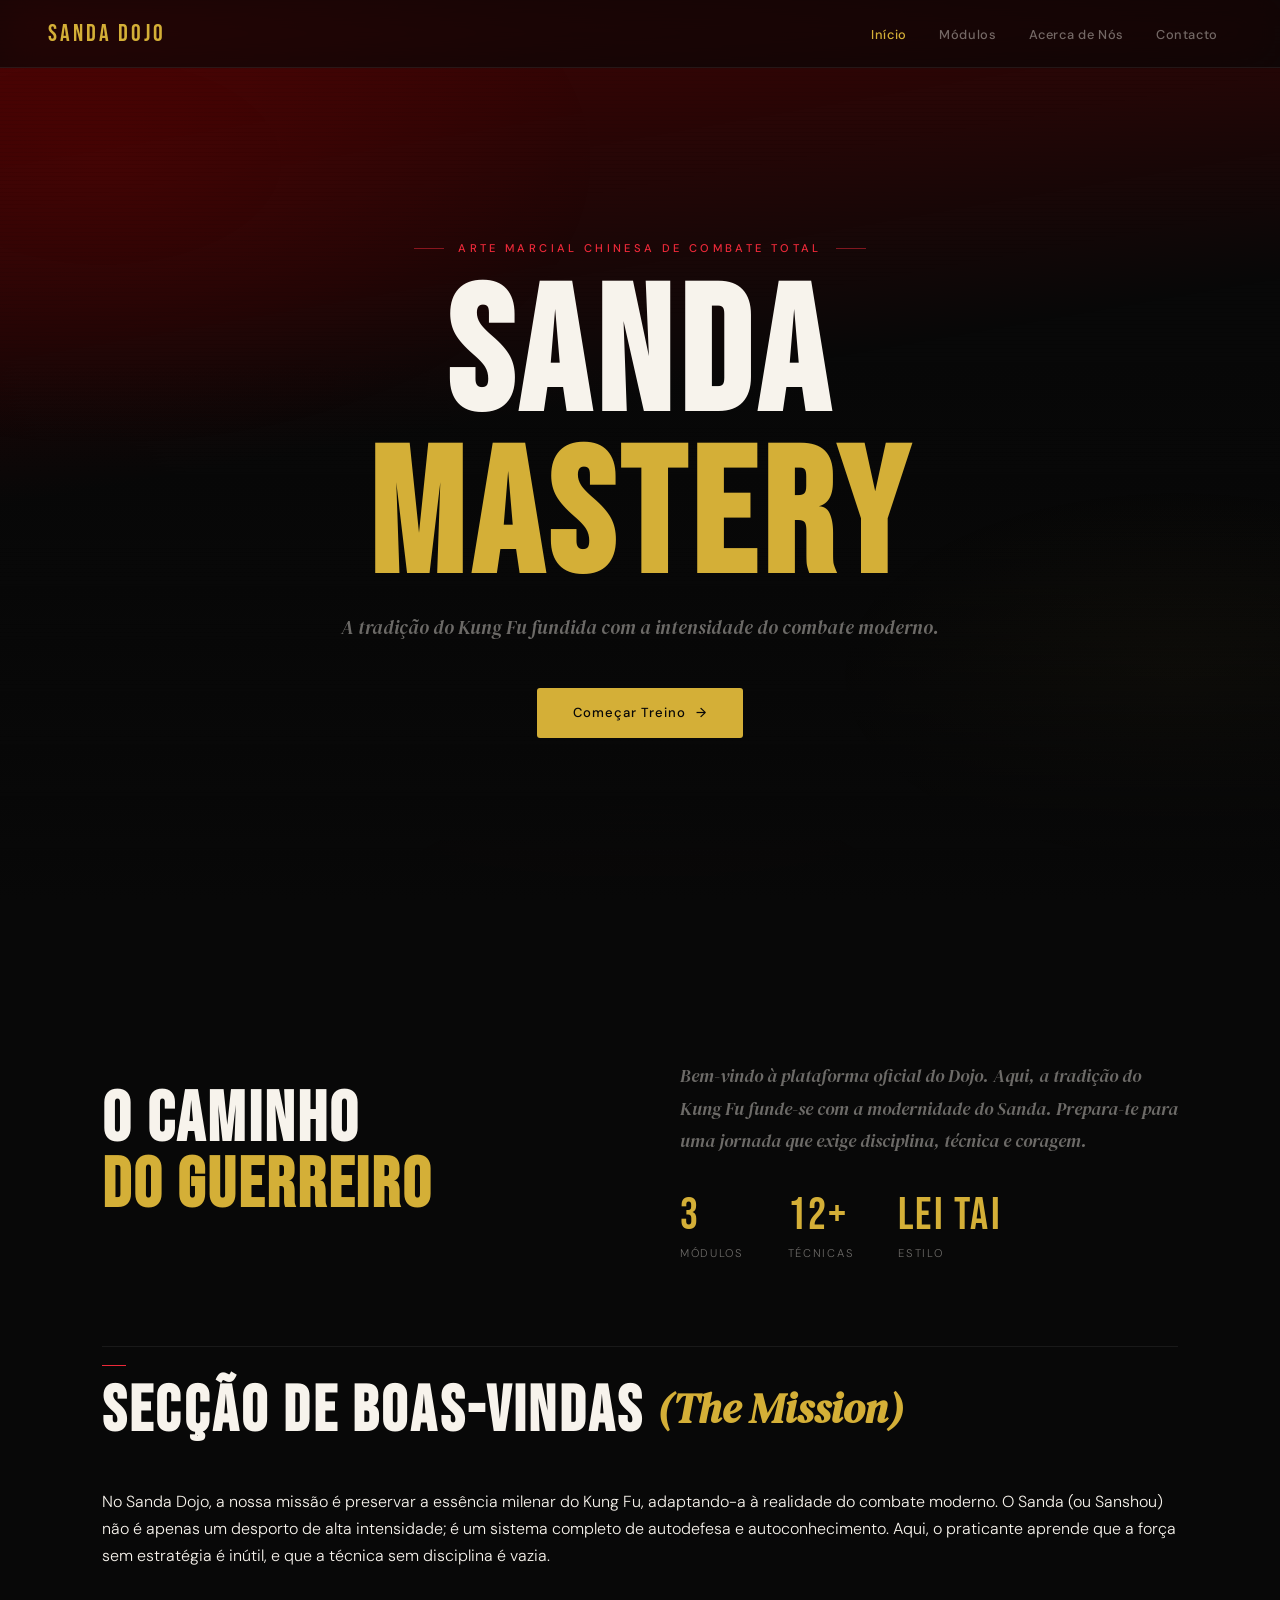
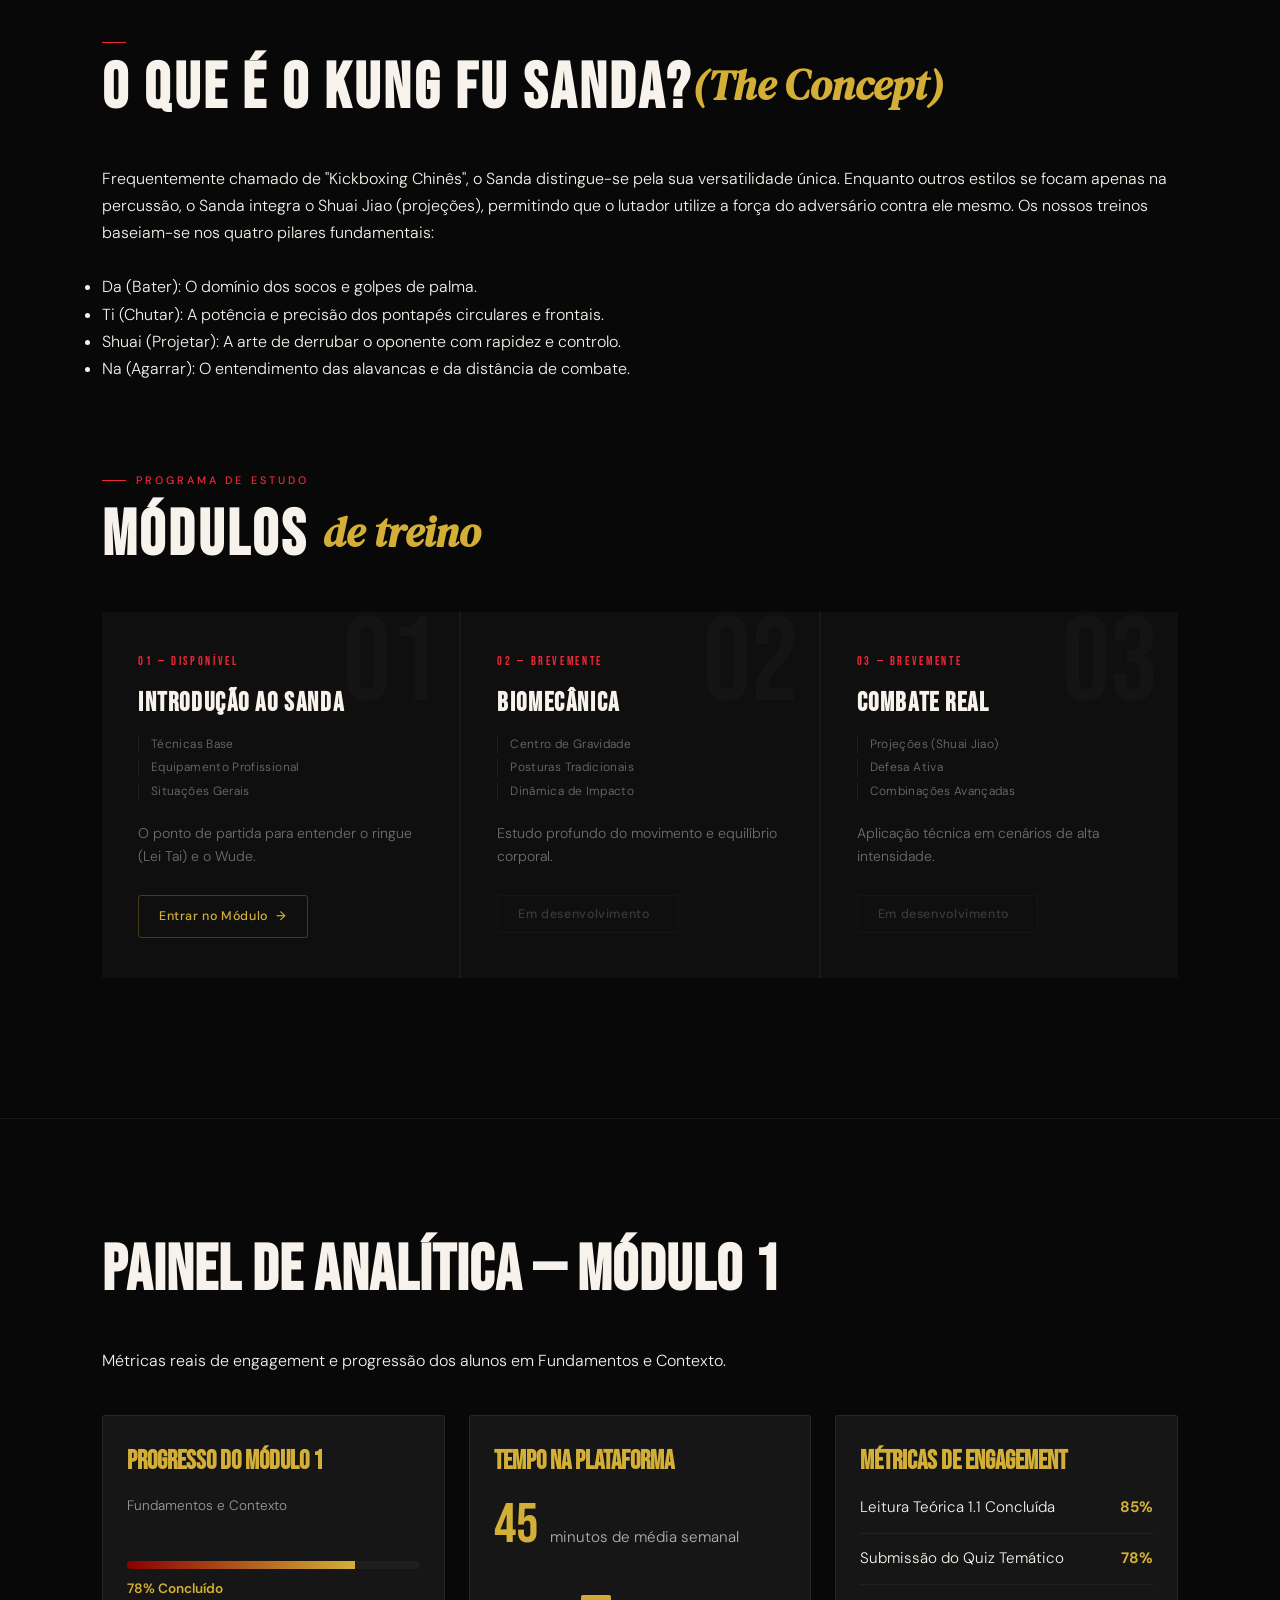
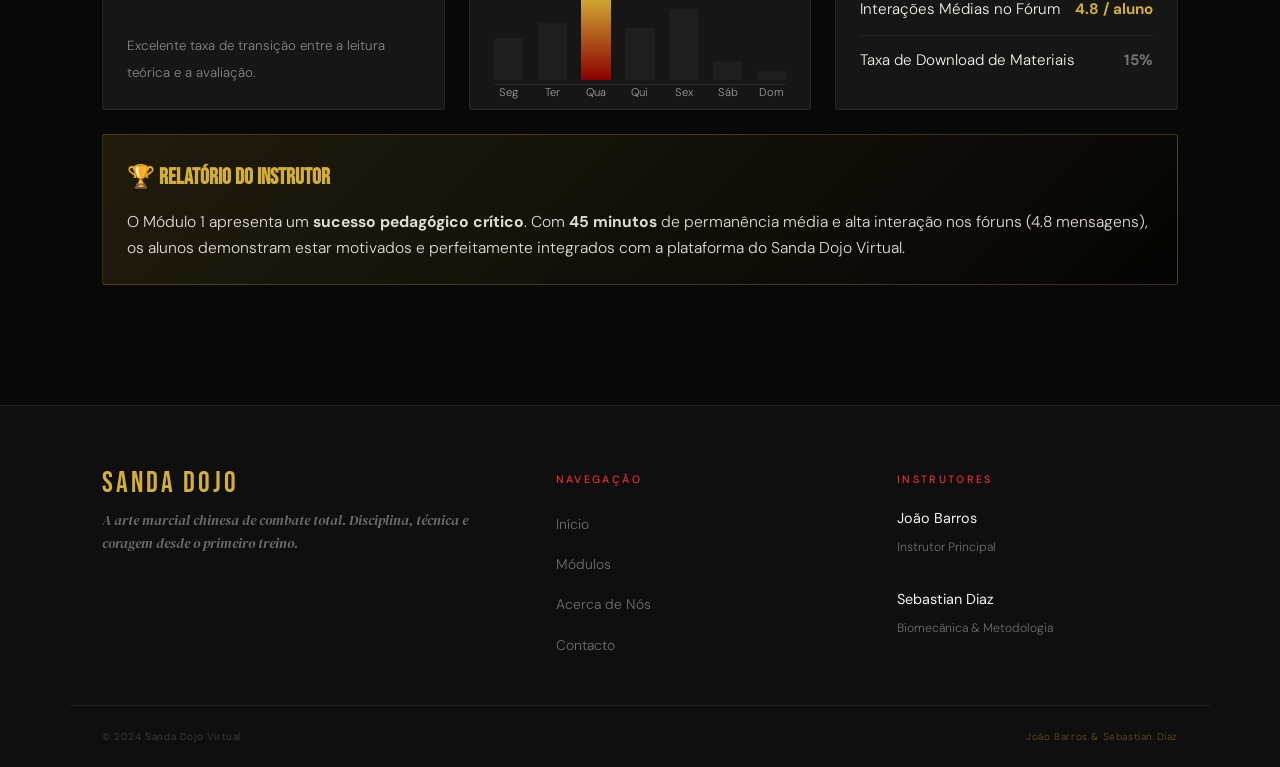
<file: index.html>
<!DOCTYPE html>
<html lang="pt">
<head>
  <meta charset="UTF-8">
  <meta name="viewport" content="width=device-width, initial-scale=1.0">
  <meta name="description" content="Sanda Dojo Virtual — Plataforma de ensino de Kung Fu Sanda. Aprende técnicas de base, biomecânica e combate real com os instrutores João Barros e Sebastian Diaz.">
  <title>Sanda Dojo — Home</title>
  <link rel="stylesheet" href="style.css">
</head>
<body>

  <!-- ACESSIBILIDADE: Saltar para conteúdo principal -->
  <a class="skip-link" href="#main-content">Saltar para o conteúdo principal</a>

  <!-- NAV -->
  <nav class="site-nav" role="navigation" aria-label="Navegação principal">
    <!--<img src="Midia/Kung-Fu Sanda Português.png" width="50" height="50">-->
    <a href="../index.html" class="nav-logo" aria-label="Sanda Dojo — Página inicial">Sanda Dojo</a>
    <ul role="list">
      <li><a href="index.html" class="active" aria-current="page">Início</a></li>
      <li><a href="#modulos">Módulos</a></li>
      <li><a href="about.html">Acerca de Nós</a></li>
      <li><a href="contacto.html">Contacto</a></li>
    </ul>
  </nav>

  <!-- HERO -->
  <header class="main-hero" role="banner">
    <div class="hero-inner">
      <div class="hero-eyebrow" aria-hidden="true">Arte Marcial Chinesa de Combate Total</div>
      <h1>Sanda<br><span>Mastery</span></h1>
      <p>A tradição do Kung Fu fundida com a intensidade do combate moderno.</p>
      <a href="#modulos" class="cta-btn" aria-label="Começar treino — ir para os módulos de estudo">Começar Treino</a>
    </div>
    <!--<div class="hero-scroll" aria-hidden="true">Scroll <span></span></div>-->
  </header>

  <!-- CONTEÚDO PRINCIPAL -->
  <main id="main-content">
    <div class="container">

      <!-- INTRO -->
      <section class="intro" aria-labelledby="intro-title">
        <div class="intro-left">
          <h2 id="intro-title">O Caminho<br><strong>do Guerreiro</strong></h2>
        </div>
        <div class="intro-right">
          <p>Bem-vindo à plataforma oficial do Dojo. Aqui, a tradição do Kung Fu funde-se com a modernidade do Sanda. Prepara-te para uma jornada que exige disciplina, técnica e coragem.</p>
          <div class="intro-stat" role="list" aria-label="Estatísticas do programa">
            <div class="stat-item" role="listitem">
              <span aria-label="3 módulos">3</span>
              <small>Módulos</small>
            </div>
            <div class="stat-item" role="listitem">
              <span aria-label="Mais de 12 técnicas">12+</span>
              <small>Técnicas</small>
            </div>
            <div class="stat-item" role="listitem">
              <span aria-label="Estilo Lei Tai">Lei Tai</span>
              <small>Estilo</small>
            </div>
          </div>
        </div>
      </section>

      <!--About-->
      <div class="section-label" aria-hidden="true"></div>
      <h2 class="section-title" id="modulos-title">Secção de Boas-Vindas <em>(The Mission)</em></h2>
      <p>No Sanda Dojo, a nossa missão é preservar a essência milenar do Kung Fu, adaptando-a à realidade do combate moderno. 
        O Sanda (ou Sanshou) não é apenas um desporto de alta intensidade; é um sistema completo de autodefesa e autoconhecimento. 
        Aqui, o praticante aprende que a força sem estratégia é inútil, e que a técnica sem disciplina é vazia.</p>
      <br>
      <br>
      <div class="section-label" aria-hidden="true"></div>
      <h2 class="section-title" id="modulos-title">O Que é o Kung Fu Sanda?<em>(The Concept)</em></h2>
      <p>Frequentemente chamado de "Kickboxing Chinês", o Sanda distingue-se pela sua versatilidade única. 
        Enquanto outros estilos se focam apenas na percussão, o Sanda integra o Shuai Jiao (projeções), permitindo que o lutador utilize a força do adversário contra ele mesmo.
        Os nossos treinos baseiam-se nos quatro pilares fundamentais:</p><br>
        <ul>
          <li>Da (Bater): O domínio dos socos e golpes de palma.</li>
          <li>Ti (Chutar): A potência e precisão dos pontapés circulares e frontais.</li>
          <li>Shuai (Projetar): A arte de derrubar o oponente com rapidez e controlo.</li>
          <li>Na (Agarrar): O entendimento das alavancas e da distância de combate.</li>
        </ul>
        
      <!-- MÓDULOS -->
      <section id="modulos" class="modules-section" aria-labelledby="modulos-title">
        <div class="section-label" aria-hidden="true">Programa de Estudo</div>
        <h2 class="section-title" id="modulos-title">Módulos <em>de treino</em></h2>
        <div class="modules-grid" role="list">

          <article class="card-module" data-num="01" role="listitem" aria-label="Módulo 1: Introdução ao Sanda — disponível">
            <span class="card-num" aria-hidden="true">01 — Disponível</span>
            <h3>Introdução ao Sanda</h3>
            <div class="sub-nav" aria-label="Tópicos do módulo 1">
              <span>Técnicas Base</span>
              <span>Equipamento Profissional</span>
              <span>Situações Gerais</span>
            </div>
            <p>O ponto de partida para entender o ringue (Lei Tai) e o Wude.</p>
            <a href="modulo1.html" class="module-btn" aria-label="Entrar no Módulo 1: Introdução ao Sanda">Entrar no Módulo</a>
          </article>

          <article class="card-module" data-num="02" role="listitem" aria-label="Módulo 2: Biomecânica — em desenvolvimento">
            <span class="card-num" aria-hidden="true">02 — Brevemente</span>
            <h3>Biomecânica</h3>
            <div class="sub-nav" aria-label="Tópicos do módulo 2">
              <span>Centro de Gravidade</span>
              <span>Posturas Tradicionais</span>
              <span>Dinâmica de Impacto</span>
            </div>
            <p>Estudo profundo do movimento e equilíbrio corporal.</p>
            <button class="module-btn locked" disabled aria-disabled="true" aria-label="Módulo 2 em desenvolvimento — indisponível">Em desenvolvimento</button>
          </article>

          <article class="card-module" data-num="03" role="listitem" aria-label="Módulo 3: Combate Real — em desenvolvimento">
            <span class="card-num" aria-hidden="true">03 — Brevemente</span>
            <h3>Combate Real</h3>
            <div class="sub-nav" aria-label="Tópicos do módulo 3">
              <span>Projeções (Shuai Jiao)</span>
              <span>Defesa Ativa</span>
              <span>Combinações Avançadas</span>
            </div>
            <p>Aplicação técnica em cenários de alta intensidade.</p>
            <button class="module-btn locked" disabled aria-disabled="true" aria-label="Módulo 3 em desenvolvimento — indisponível">Em desenvolvimento</button>
          </article>

        </div>
      </section>

    </div>
  </main>


<!-- Dashboard -->

  <section class="dashboard-section" id="dashboard-atleta" aria-label="Dashboard de Rendimento">
  <div class="container">
    <h2 class="section-title" style="font-family: 'Bebas Neue', sans-serif; letter-spacing: 1px;">Painel de Analítica — Módulo 1</h2>
    <p class="section-subtitle">Métricas reais de engagement e progressão dos alunos em Fundamentos e Contexto.</p>

    <div class="dashboard-grid">
      
      <div class="db-card">
        <h3 style="font-family: 'Bebas Neue', sans-serif; color: var(--gold); font-size: 1.6rem;">Progresso do Módulo 1</h3>
        <p class="subtitle-card">Fundamentos e Contexto</p>
        <div class="progress-container">
          <div class="db-progress-bar" role="progressbar" aria-valuenow="78" aria-valuemin="0" aria-valuemax="100" aria-label="78% de conclusão">
            <div class="db-progress-fill" style="width: 78%;"></div>
          </div>
          <span class="progress-pct gold-text">78% Concluído</span>
        </div>
        <p class="card-desc"><small>Excelente taxa de transição entre a leitura teórica e a avaliação.</small></p>
      </div>

      <div class="db-card">
        <h3 style="font-family: 'Bebas Neue', sans-serif; color: var(--gold); font-size: 1.6rem;">Tempo na Plataforma</h3>
        <div class="time-stat">
          <span class="time-value gold-text">45</span>
          <span class="time-unit">minutos de média semanal</span>
        </div>
        <div class="bar-chart-mock" aria-hidden="true">
          <div class="chart-bar" style="height: 45%;" data-day="Seg"></div>
          <div class="chart-bar" style="height: 60%;" data-day="Ter"></div>
          <div class="chart-bar active" style="height: 90%;" data-day="Qua"></div>
          <div class="chart-bar" style="height: 55%;" data-day="Qui"></div>
          <div class="chart-bar" style="height: 75%;" data-day="Sex"></div>
          <div class="chart-bar" style="height: 20%;" data-day="Sáb"></div>
          <div class="chart-bar" style="height: 10%;" data-day="Dom"></div>
        </div>
      </div>

      <div class="db-card">
        <h3 style="font-family: 'Bebas Neue', sans-serif; color: var(--gold); font-size: 1.6rem;">Métricas de Engagement</h3>
        <ul class="media-stats-list" role="list" style="list-style: none; padding: 0;">
          <li>
            <span>Leitura Teórica 1.1 Concluída</span>
            <strong class="gold-text">85%</strong>
          </li>
          <li>
            <span>Submissão do Quiz Temático</span>
            <strong class="gold-text">78%</strong>
          </li>
          <li>
            <span>Interações Médias no Fórum</span>
            <strong class="gold-text">4.8 / aluno</strong>
          </li>
          <li>
            <span>Taxa de Download de Materiais</span>
            <strong style="color: var(--muted);">15%</strong>
          </li>
        </ul>
      </div>

      <div class="db-card card-nudge-success">
        <h4 style="font-family: 'Bebas Neue', sans-serif; font-size: 1.4rem; color: var(--gold);"><span class="bell-icon" aria-hidden="true">🏆</span> Relatório do Instrutor</h4>
        <div class="nudge-message">
          <p>O Módulo 1 apresenta um <strong>sucesso pedagógico crítico</strong>. Com <strong>45 minutos</strong> de permanência média e alta interação nos fóruns (4.8 mensagens), os alunos demonstram estar motivados e perfeitamente integrados com a plataforma do Sanda Dojo Virtual.</p>
        </div>
      </div>

    </div>
  </div>
</section>

  <!-- FOOTER -->
  <footer class="site-footer" role="contentinfo">
    <div class="footer-inner">
      <div class="footer-brand">
        <a href="index.html" class="footer-logo" aria-label="Sanda Dojo — Página inicial">Sanda Dojo</a>
        <p>A arte marcial chinesa de combate total. Disciplina, técnica e coragem desde o primeiro treino.</p>
      </div>
      <nav class="footer-nav" aria-label="Navegação do rodapé">
        <h4>Navegação</h4>
        <ul role="list">
          <li><a href="index.html">Início</a></li>
          <li><a href="#modulos">Módulos</a></li>
          <li><a href="about.html">Acerca de Nós</a></li>
          <li><a href="contacto.html">Contacto</a></li>
        </ul>
      </nav>
      <div class="footer-contact">
        <h4>Instrutores</h4>
        <p>João Barros</p>
        <small>Instrutor Principal</small>
        <br><br>
        <p>Sebastian Diaz</p>
        <small>Biomecânica &amp; Metodologia</small>
      </div>
    </div>
    <div class="footer-bottom">
      <p><small>&copy; 2024 Sanda Dojo Virtual</small></p>
      <p class="founders-credit"><small>João Barros &amp; Sebastian Diaz</small></p>
    </div>
  </footer>

  <script>
    // Nav opacidade ao fazer scroll
    const nav = document.querySelector('.site-nav');
    window.addEventListener('scroll', () => {
      nav.style.background = window.scrollY > 40
        ? 'rgba(8,8,8,0.95)'
        : 'rgba(8,8,8,0.72)';
    }, { passive: true });
  </script>
</body>
</html>
</file>
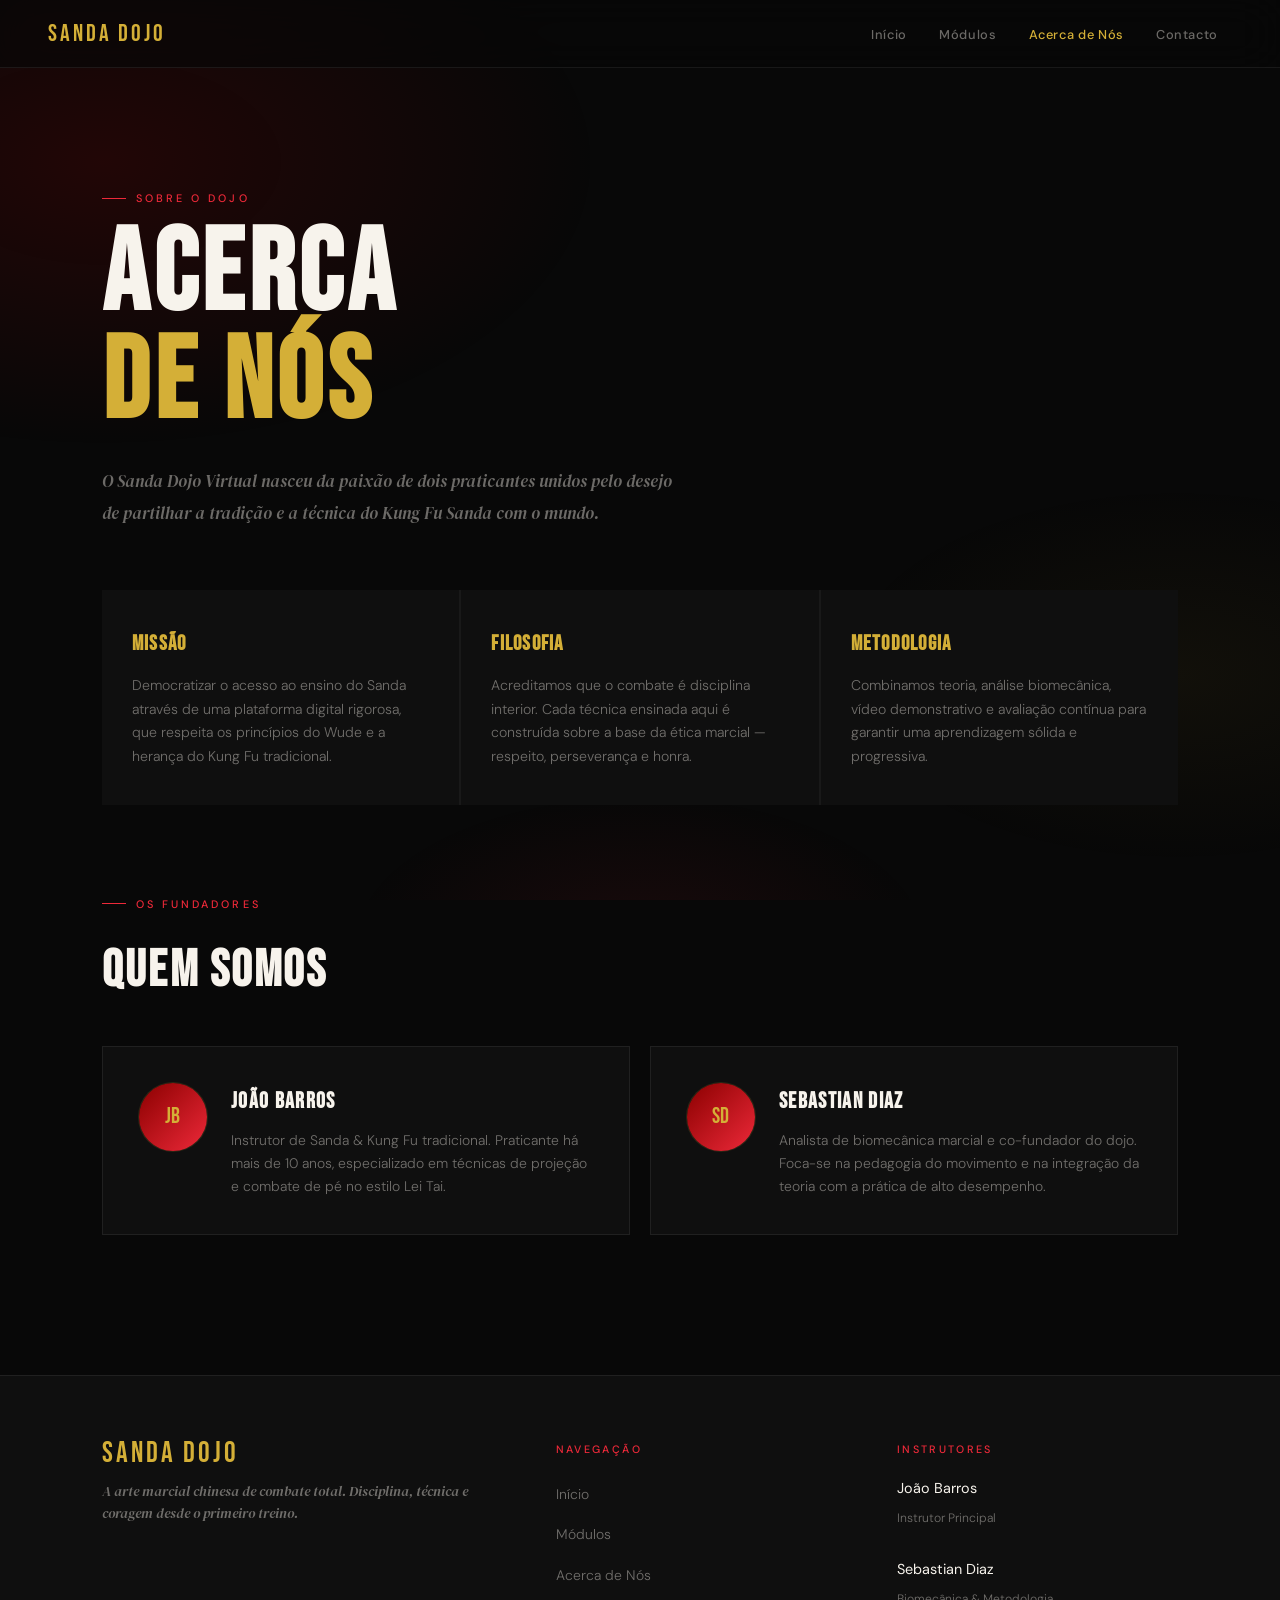
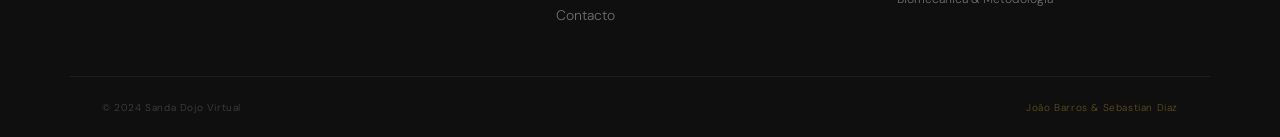
<file: about.html>
<!DOCTYPE html>
<html lang="pt">
<head>
  <meta charset="UTF-8">
  <meta name="viewport" content="width=device-width, initial-scale=1.0">
  <meta name="description" content="Acerca do Sanda Dojo Virtual — Conhece a missão, filosofia e os fundadores João Barros e Sebastian Diaz.">
  <title>Acerca de Nós | Sanda Dojo</title>
  <link rel="stylesheet" href="style.css">
</head>
<body>

  <a class="skip-link" href="#main-content">Saltar para o conteúdo principal</a>

  <nav class="site-nav" role="navigation" aria-label="Navegação principal">
    <a href="index.html" class="nav-logo" aria-label="Sanda Dojo — Página inicial">Sanda Dojo</a>
    <ul role="list">
      <li><a href="index.html">Início</a></li>
      <li><a href="modulo1.html">Módulos</a></li>
      <li><a href="about.html" class="active" aria-current="page">Acerca de Nós</a></li>
      <li><a href="contacto.html">Contacto</a></li>
    </ul>
  </nav>

  <main id="main-content">
    <div class="container">

      <div class="about-hero">
        <div class="section-label" aria-hidden="true">Sobre o Dojo</div>
        <h1>Acerca<br><span>de Nós</span></h1>
        <p>O Sanda Dojo Virtual nasceu da paixão de dois praticantes unidos pelo desejo de partilhar a tradição e a técnica do Kung Fu Sanda com o mundo.</p>
      </div>

      <div class="about-grid" role="list" aria-label="Pilares do Sanda Dojo">
        <div class="about-card" role="listitem">
          <h3>Missão</h3>
          <p>Democratizar o acesso ao ensino do Sanda através de uma plataforma digital rigorosa, que respeita os princípios do Wude e a herança do Kung Fu tradicional.</p>
        </div>
        <div class="about-card" role="listitem">
          <h3>Filosofia</h3>
          <p>Acreditamos que o combate é disciplina interior. Cada técnica ensinada aqui é construída sobre a base da ética marcial — respeito, perseverança e honra.</p>
        </div>
        <div class="about-card" role="listitem">
          <h3>Metodologia</h3>
          <p>Combinamos teoria, análise biomecânica, vídeo demonstrativo e avaliação contínua para garantir uma aprendizagem sólida e progressiva.</p>
        </div>
      </div>

      <section class="founders-section" aria-labelledby="founders-title">
        <div class="section-label" aria-hidden="true">Os Fundadores</div>
        <h2 id="founders-title">Quem somos</h2>
        <div class="founder-cards">

          <article class="founder-card" aria-label="Perfil de João Barros">
            <div class="founder-avatar" aria-hidden="true">JB</div>
            <div class="founder-info">
              <h3>João Barros</h3>
              <p>Instrutor de Sanda &amp; Kung Fu tradicional. Praticante há mais de 10 anos, especializado em técnicas de projeção e combate de pé no estilo Lei Tai.</p>
            </div>
          </article>

          <article class="founder-card" aria-label="Perfil de Sebastian Diaz">
            <div class="founder-avatar" aria-hidden="true">SD</div>
            <div class="founder-info">
              <h3>Sebastian Diaz</h3>
              <p>Analista de biomecânica marcial e co-fundador do dojo. Foca-se na pedagogia do movimento e na integração da teoria com a prática de alto desempenho.</p>
            </div>
          </article>

        </div>
      </section>

    </div>
  </main>

  <footer class="site-footer" role="contentinfo">
    <div class="footer-inner">
      <div class="footer-brand">
        <a href="index.html" class="footer-logo" aria-label="Sanda Dojo — Página inicial">Sanda Dojo</a>
        <p>A arte marcial chinesa de combate total. Disciplina, técnica e coragem desde o primeiro treino.</p>
      </div>
      <nav class="footer-nav" aria-label="Navegação do rodapé">
        <h4>Navegação</h4>
        <ul role="list">
          <li><a href="index.html">Início</a></li>
          <li><a href="index.html#modulos">Módulos</a></li>
          <li><a href="about.html">Acerca de Nós</a></li>
          <li><a href="contacto.html">Contacto</a></li>
        </ul>
      </nav>
      <div class="footer-contact">
        <h4>Instrutores</h4>
        <p>João Barros</p><small>Instrutor Principal</small>
        <br><br>
        <p>Sebastian Diaz</p><small>Biomecânica &amp; Metodologia</small>
      </div>
    </div>
    <div class="footer-bottom">
      <p><small>&copy; 2024 Sanda Dojo Virtual</small></p>
      <p class="founders-credit"><small>João Barros &amp; Sebastian Diaz</small></p>
    </div>
  </footer>

  <script>
    const nav = document.querySelector('.site-nav');
    window.addEventListener('scroll', () => {
      nav.style.background = window.scrollY > 40
        ? 'rgba(8,8,8,0.95)'
        : 'rgba(8,8,8,0.72)';
    }, { passive: true });
  </script>
</body>
</html>
</file>
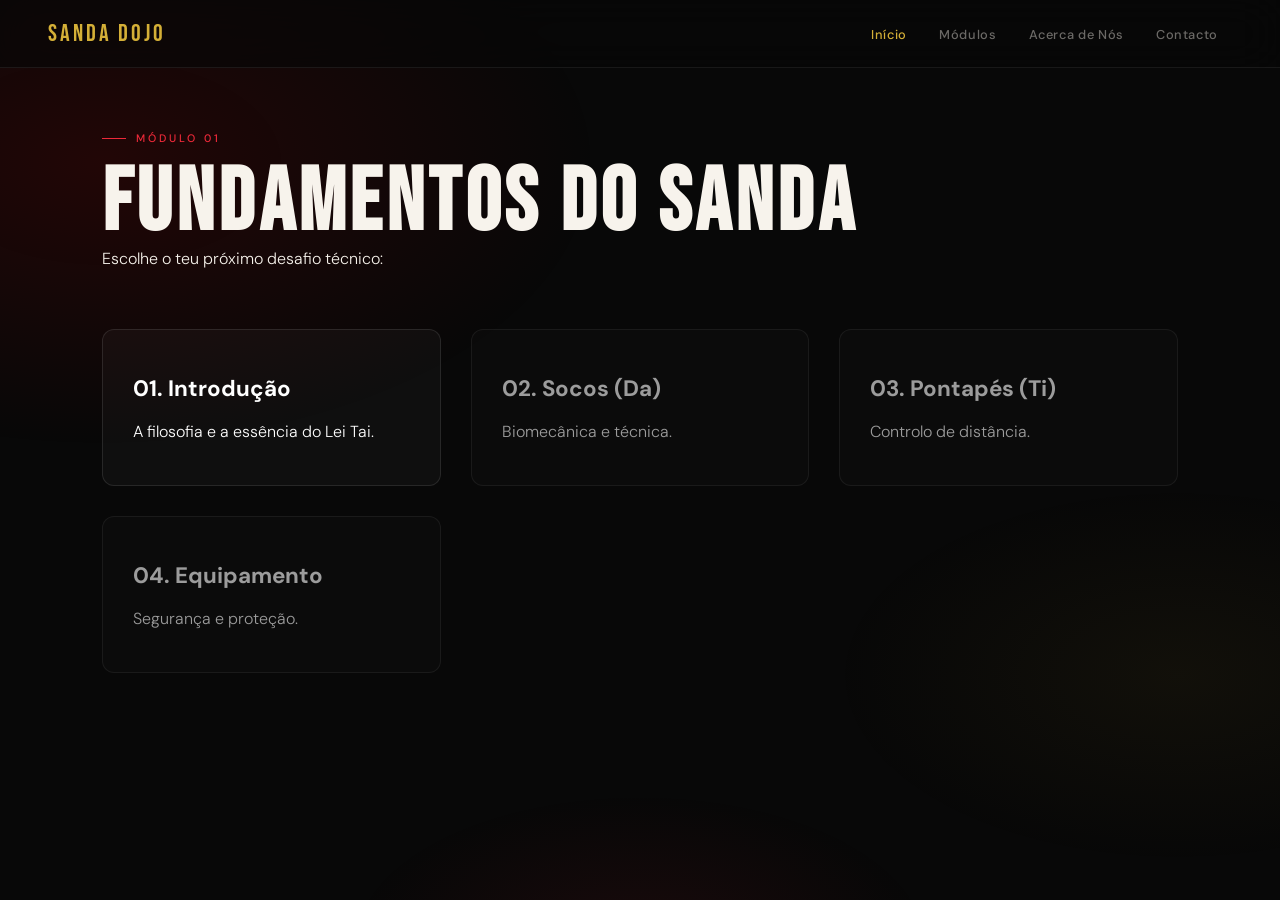
<file: modulo1.html>
<!DOCTYPE html>
<html lang="pt">
<head>
  <meta charset="UTF-8">
  <meta name="viewport" content="width=device-width, initial-scale=1.0">
  <meta name="description" content="Sanda Dojo Virtual — Plataforma de ensino de Kung Fu Sanda. Aprende técnicas de base, biomecânica e combate real com os instrutores João Barros e Sebastian Diaz.">
  <title>Sanda Dojo — Home</title>
  <link rel="stylesheet" href="style.css">
</head>
<body>

  <!-- ACESSIBILIDADE: Saltar para conteúdo principal -->
  <a class="skip-link" href="#main-content">Saltar para o conteúdo principal</a>

  <!-- NAV -->
  <nav class="site-nav" role="navigation" aria-label="Navegação principal">
    <!--<img src="Midia/Kung-Fu Sanda Português.png" width="50" height="50">-->
    <a href="../index.html" class="nav-logo" aria-label="Sanda Dojo — Página inicial">Sanda Dojo</a>
    <ul role="list">
      <li><a href="index.html" class="active" aria-current="page">Início</a></li>
      <li><a href="modulo1.html">Módulos</a></li>
      <li><a href="about.html">Acerca de Nós</a></li>
      <li><a href="contacto.html">Contacto</a></li>
    </ul>
  </nav>

    <main class="container">
      <header class="mod-header">
        <div class="section-label">Módulo 01</div>
        <h1>Fundamentos do Sanda</h1>
        <p>Escolhe o teu próximo desafio técnico:</p>
      </header>
    
      <section class="chapter-grid">
    <a href="modulos/modulo1_intro.html" class="chapter-card">
      <h3>01. Introdução</h3>
      <p>A filosofia e a essência do Lei Tai.</p>
    </a>
    <a href="modulos/modulo1_soco.html" class="chapter-card">
      <h3>02. Socos (Da)</h3>
      <p>Biomecânica e técnica.</p>
    </a>
    <a href="modulos/modulo1_pontape.html" class="chapter-card">
      <h3>03. Pontapés (Ti)</h3>
      <p>Controlo de distância.</p>
    </a>
    <a href="modulos/modulo1_equipamento.html" class="chapter-card">
      <h3>04. Equipamento</h3>
      <p>Segurança e proteção.</p>
    </a>
  </section>
    </main>
</body>
</html>
<script src="script.js"></script>
<!--Parte do script-->
<script>
document.addEventListener('DOMContentLoaded', () => {
    // Busca o progresso atual
    const progress = JSON.parse(localStorage.getItem('sanda_progress')) || [true, false, false, false];
    const cards = document.querySelectorAll('.chapter-card');

    cards.forEach((card, index) => {
          // Se o progresso for false, bloqueia
          if (progress[index] === false) { 
              card.classList.add('locked');
              card.style.pointerEvents = "none";
              card.removeAttribute('href');
          } else {
              // Garante que se for true, o link funciona
              card.classList.remove('locked');
              card.style.pointerEvents = "auto";
          }
      });
});
</script>
</file>
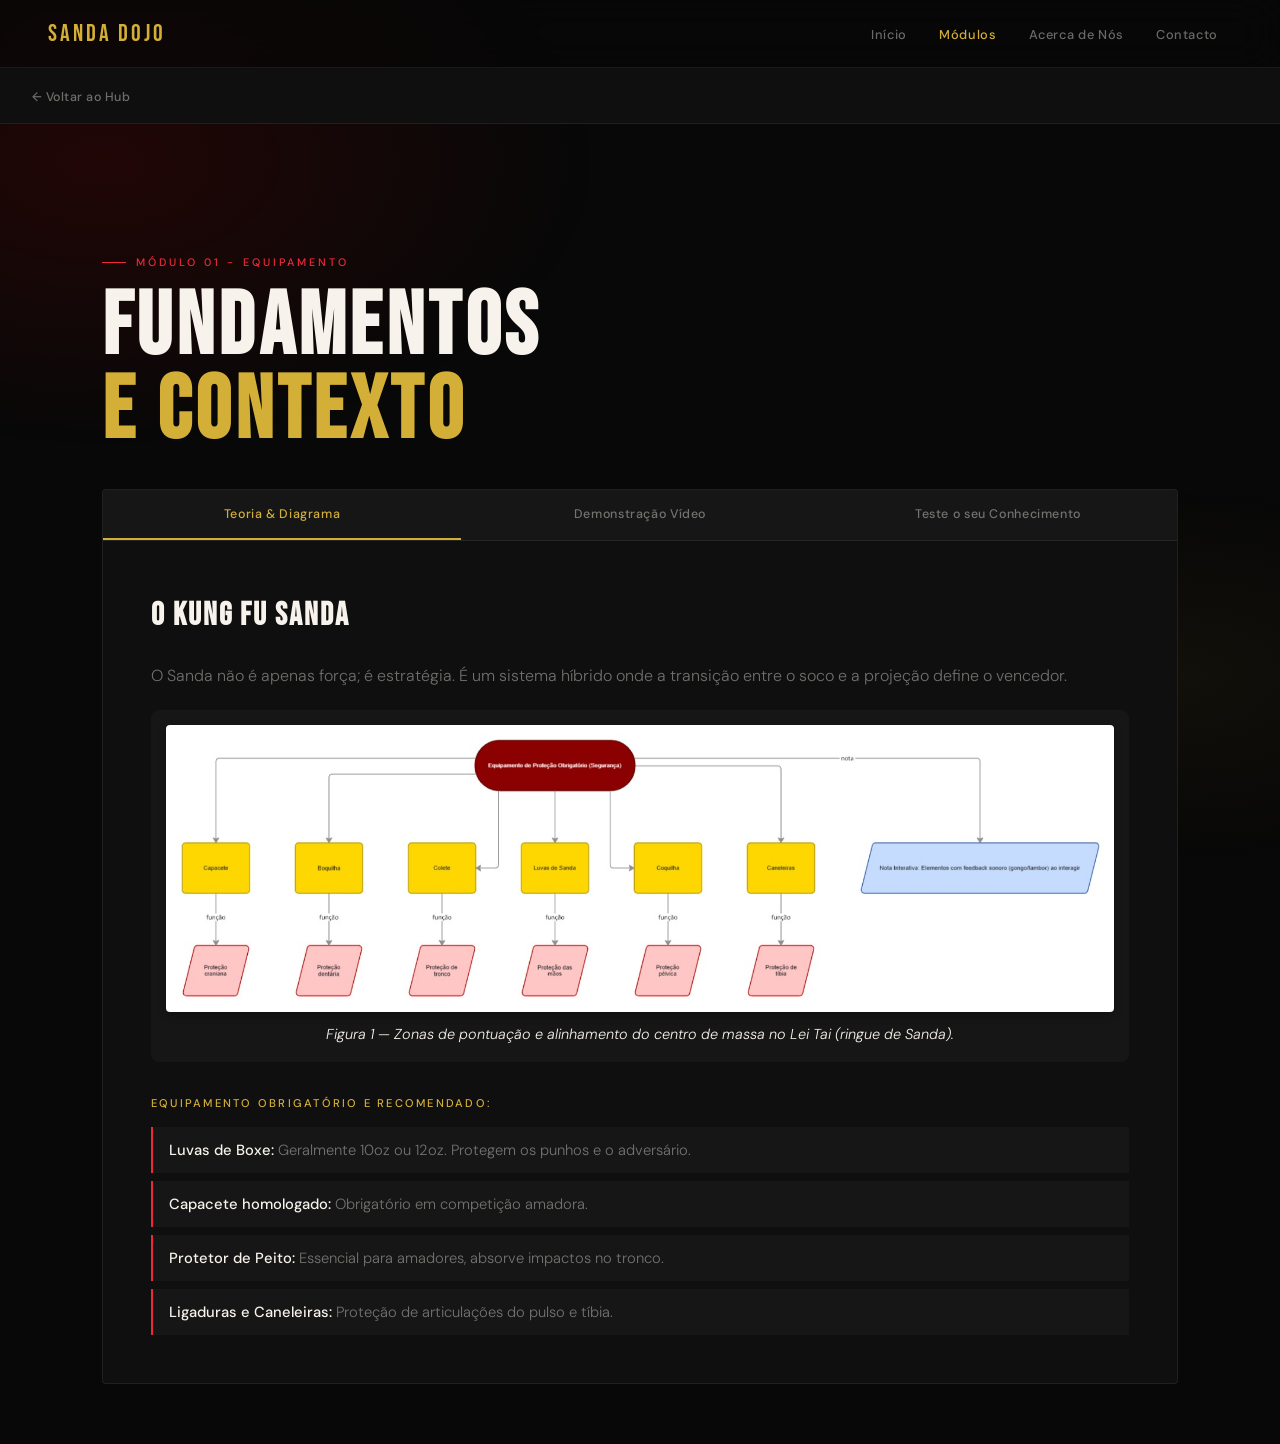
<file: modulos/modulo1_equipamento.html>
<!DOCTYPE html>
<html lang="pt">
<head>
  <meta charset="UTF-8">
  <meta name="viewport" content="width=device-width, initial-scale=1.0">
  <meta name="description" content="Módulo 1 do Sanda Dojo: Fundamentos e Contexto. Aprende teoria, vê demonstrações em vídeo e testa o teu conhecimento com o quiz interativo.">
  <title>Módulo 1 — Fundamentos | Sanda Dojo</title>
  <link rel="stylesheet" href="../style.css">
</head>
<body>

  <!-- ACESSIBILIDADE: Saltar para conteúdo principal -->
  <a class="skip-link" href="#main-content">Saltar para o conteúdo principal</a>

  <!-- NAV -->
  <nav class="site-nav" role="navigation" aria-label="Navegação principal">
    <a href="../index.html" class="nav-logo" aria-label="Sanda Dojo — Página inicial">Sanda Dojo</a>
    <ul role="list">
      <li><a href="../index.html">Início</a></li>
      <li><a href="../modulo1.html" class="active" aria-current="page">Módulos</a></li>
      <li><a href="../about.html">Acerca de Nós</a></li>
      <li><a href="../contacto.html">Contacto</a></li>
    </ul>
  </nav>

  <!-- BREADCRUMB -->
  <nav class="top-nav" aria-label="Navegação local — breadcrumb">
    <a href="../modulo1.html" aria-label="Voltar à página inicial">← Voltar ao Hub</a>
  </nav>

  <!-- CONTEÚDO PRINCIPAL -->
  <main id="main-content">
    <div class="container">

      <header class="mod-header">
        <div class="section-label" aria-hidden="true">Módulo 01  - Equipamento</div>
        <h1>Fundamentos<br><span>e Contexto</span></h1>
      </header>

      <!-- TABS -->
      <div class="tabs-interface" role="region" aria-label="Conteúdo do Módulo 1">

        <!-- Tab list -->
        <div class="tab-list" role="tablist" aria-label="Secções do módulo">
          <button class="tab-link active" role="tab" id="tab-theory" aria-controls="panel-theory" aria-selected="true" onclick="switchTab(event,'theory')">Teoria &amp; Diagrama</button>
          <button class="tab-link" role="tab" id="tab-video" aria-controls="panel-video" aria-selected="false" onclick="switchTab(event,'video')">Demonstração Vídeo</button>
          <button class="tab-link" role="tab" id="tab-quiz" aria-controls="panel-quiz" aria-selected="false" onclick="switchTab(event,'quiz')">Teste o seu Conhecimento</button>
        </div>

        <!-- TEORIA -->
        <div id="panel-theory" class="tab-pane active" role="tabpanel" aria-labelledby="tab-theory" tabindex="0">
          <h2>O Kung Fu Sanda</h2>
          <p>O Sanda não é apenas força; é estratégia. É um sistema híbrido onde a transição entre o soco e a projeção define o vencedor.</p>
        
          <figure class="diagram-box">
            <img src="../Midia/Diagrama_Equipamento.jpeg" alt="Diagrama do Lei Tai: zonas de pontuação e alinhamento do centro de massa" class="responsive-img">
            <figcaption class="caption">Figura 1 — Zonas de pontuação e alinhamento do centro de massa no Lei Tai (ringue de Sanda).</figcaption>
          </figure>
        
          <h3>Equipamento obrigatório e recomendado:</h3>
          <ul aria-label="Lista de equipamento para Sanda">
            <li><strong>Luvas de Boxe:</strong> Geralmente 10oz ou 12oz. Protegem os punhos e o adversário.</li>
            <li><strong>Capacete homologado:</strong> Obrigatório em competição amadora.</li>
            <li><strong>Protetor de Peito:</strong> Essencial para amadores, absorve impactos no tronco.</li>
            <li><strong>Ligaduras e Caneleiras:</strong> Proteção de articulações do pulso e tíbia.</li>
          </ul>
        </div>

        <!-- VÍDEO -->
        <div id="panel-video" class="tab-pane" role="tabpanel" aria-labelledby="tab-video" tabindex="0" hidden>
          <h2>Tutorial de Técnicas de Base</h2>
          <div class="video-wrapper">
            <iframe 
                width="100%" 
                height="400" 
                src="https://www.youtube.com/embed/lunSVdFM1GM?si=TFWKLfrKU6HPVNxq" 
                title="YouTube video player" 
                frameborder="0" 
                allow="accelerometer; autoplay; clipboard-write; encrypted-media; gyroscope; picture-in-picture" 
                allowfullscreen>
            </iframe>
          </div>
          <details class="video-transcript" style="margin-top:20px;">
            <summary style="cursor:pointer; color:var(--gold);">📄 Transcrição / Descrição do vídeo</summary>
            <div style="margin-top:14px; padding:16px; background:var(--surface-2); border-left:2px solid var(--gold);">
              <p>Conteúdo: Demonstração da posição base e movimentação no Sanda.</p>
              <ul>
                <li>0:00 — Posição inicial.</li>
                <li>1:15 — Movimentação frontal e lateral.</li>
                <li>2:00 — Rotação do pé de trás (potência).</li>
              </ul>
            </div>
          </details>
        </div>

        <!-- QUIZ -->
        <div id="panel-quiz" class="tab-pane" role="tabpanel" aria-labelledby="tab-quiz" tabindex="0" hidden>
          <h2>Quiz de Avaliação</h2>
          <div id="quiz-box" aria-live="polite"></div>
        </div>

      </div>
    </div>
  </main>

  <script src="../script.js"></script>
  <script>
    function switchTab(evt, name) {
      document.querySelectorAll('.tab-pane').forEach(p => { p.classList.remove('active'); p.hidden = true; });
      document.querySelectorAll('.tab-link').forEach(t => { t.classList.remove('active'); t.setAttribute('aria-selected', 'false'); });
      
      const panel = document.getElementById('panel-' + name);
      if (panel) { panel.classList.add('active'); panel.hidden = false; }
      evt.currentTarget.classList.add('active');
      evt.currentTarget.setAttribute('aria-selected', 'true');

      if (name === 'quiz') startQuiz('equipamento', 3);
    }
  </script>
</body>
</html>
</file>
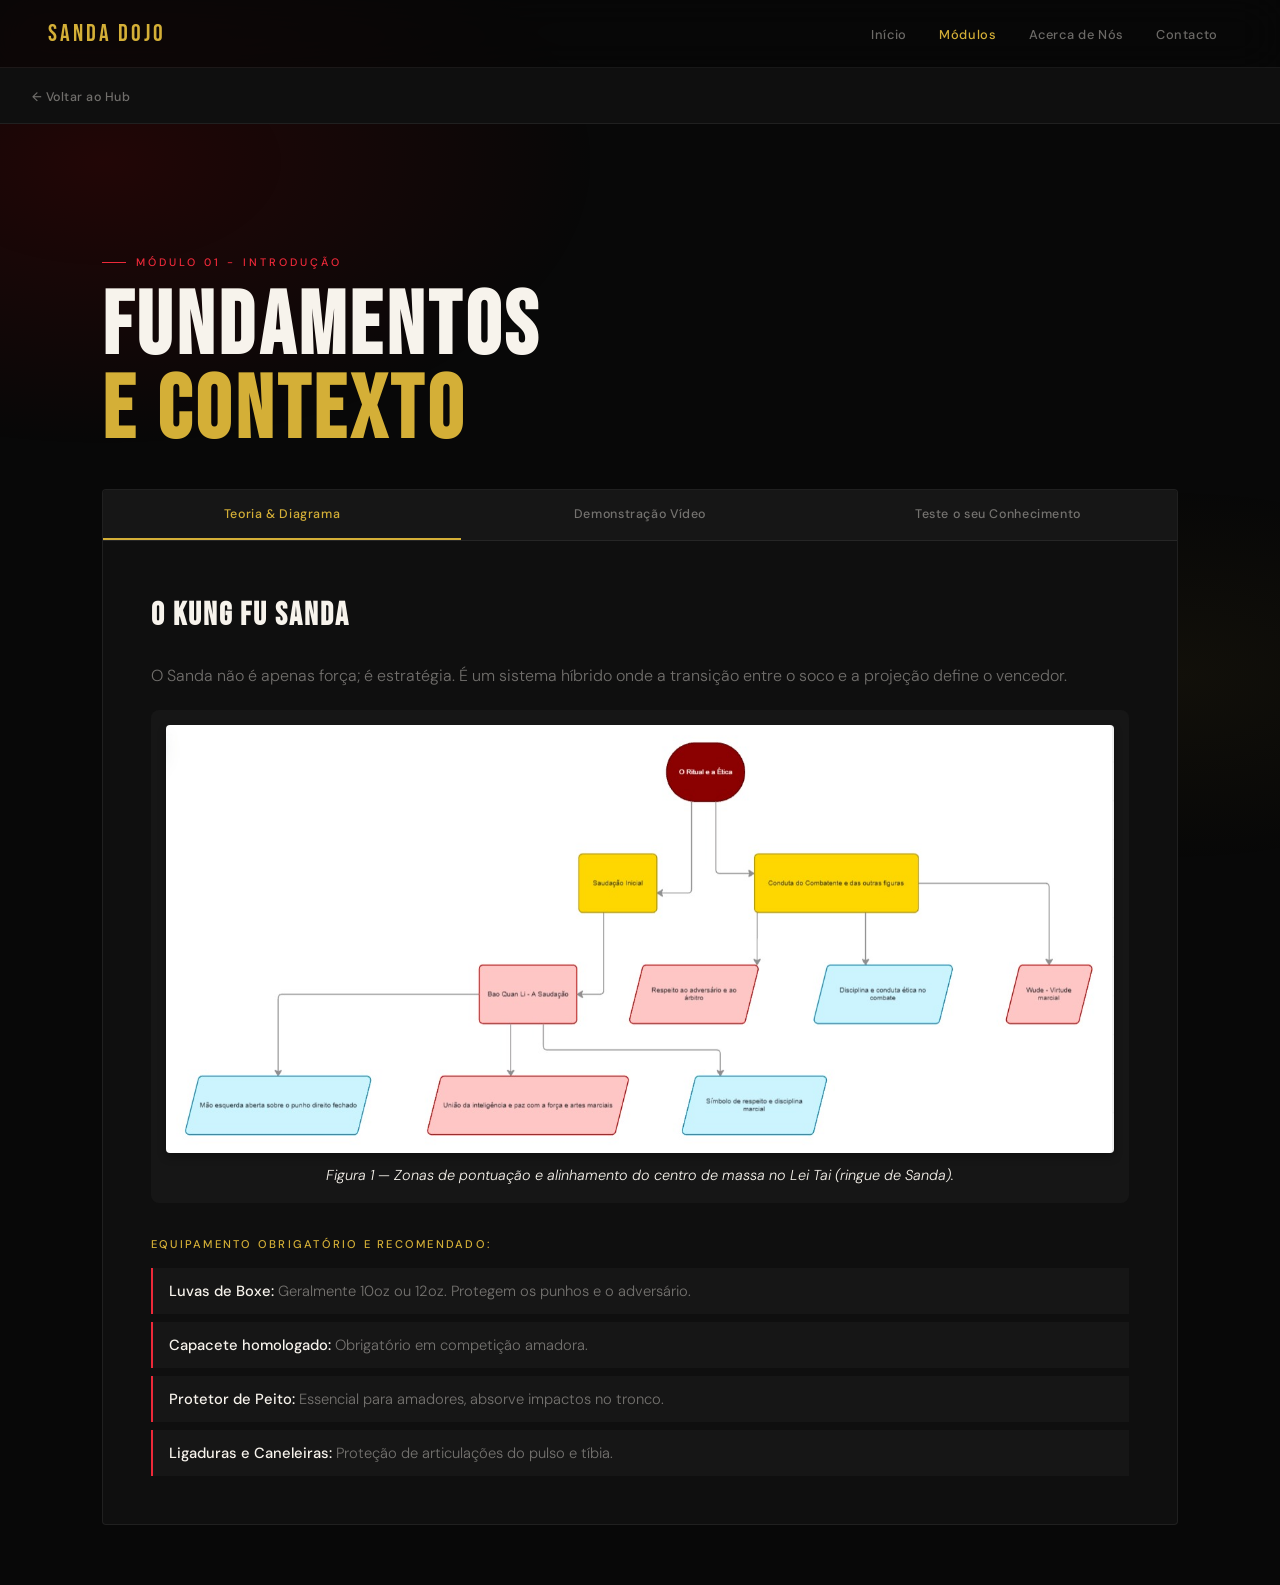
<file: modulos/modulo1_intro.html>
<!DOCTYPE html>
<html lang="pt">
<head>
  <meta charset="UTF-8">
  <meta name="viewport" content="width=device-width, initial-scale=1.0">
  <meta name="description" content="Módulo 1 do Sanda Dojo: Fundamentos e Contexto. Aprende teoria, vê demonstrações em vídeo e testa o teu conhecimento com o quiz interativo.">
  <title>Módulo 1 — Fundamentos | Sanda Dojo</title>
  <link rel="stylesheet" href="../style.css">
</head>
<body>

  <!-- ACESSIBILIDADE: Saltar para conteúdo principal -->
  <a class="skip-link" href="#main-content">Saltar para o conteúdo principal</a>

  <!-- NAV -->
  <nav class="site-nav" role="navigation" aria-label="Navegação principal">
    <a href="../index.html" class="nav-logo" aria-label="Sanda Dojo — Página inicial">Sanda Dojo</a>
    <ul role="list">
      <li><a href="../index.html">Início</a></li>
      <li><a href="../modulo1.html" class="active" aria-current="page">Módulos</a></li>
      <li><a href="../about.html">Acerca de Nós</a></li>
      <li><a href="../contacto.html">Contacto</a></li>
    </ul>
  </nav>

  <!-- BREADCRUMB -->
  <nav class="top-nav" aria-label="Navegação local — breadcrumb">
    <a href="../modulo1.html" aria-label="Voltar à página inicial">← Voltar ao Hub</a>
  </nav>

  <!-- CONTEÚDO PRINCIPAL -->
  <main id="main-content">
    <div class="container">

      <header class="mod-header">
        <div class="section-label" aria-hidden="true">Módulo 01 - Introdução</div>
        <h1>Fundamentos<br><span>e Contexto</span></h1>
      </header>

      <!-- TABS -->
      <div class="tabs-interface" role="region" aria-label="Conteúdo do Módulo 1">

        <!-- Tab list -->
        <div class="tab-list" role="tablist" aria-label="Secções do módulo">
          <button class="tab-link active" role="tab" id="tab-theory" aria-controls="panel-theory" aria-selected="true" onclick="switchTab(event,'theory')">Teoria &amp; Diagrama</button>
          <button class="tab-link" role="tab" id="tab-video" aria-controls="panel-video" aria-selected="false" onclick="switchTab(event,'video')">Demonstração Vídeo</button>
          <button class="tab-link" role="tab" id="tab-quiz" aria-controls="panel-quiz" aria-selected="false" onclick="switchTab(event,'quiz')">Teste o seu Conhecimento</button>
        </div>

        <!-- TEORIA -->
        <div id="panel-theory" class="tab-pane active" role="tabpanel" aria-labelledby="tab-theory" tabindex="0">
          <h2>O Kung Fu Sanda</h2>
          <p>O Sanda não é apenas força; é estratégia. É um sistema híbrido onde a transição entre o soco e a projeção define o vencedor.</p>
        
          <figure class="diagram-box">
            <img src="../Midia/Diagrama_Intro.jpeg" alt="Diagrama do Lei Tai: zonas de pontuação e alinhamento do centro de massa" class="responsive-img">
            <figcaption class="caption">Figura 1 — Zonas de pontuação e alinhamento do centro de massa no Lei Tai (ringue de Sanda).</figcaption>
          </figure>
        
          <h3>Equipamento obrigatório e recomendado:</h3>
          <ul aria-label="Lista de equipamento para Sanda">
            <li><strong>Luvas de Boxe:</strong> Geralmente 10oz ou 12oz. Protegem os punhos e o adversário.</li>
            <li><strong>Capacete homologado:</strong> Obrigatório em competição amadora.</li>
            <li><strong>Protetor de Peito:</strong> Essencial para amadores, absorve impactos no tronco.</li>
            <li><strong>Ligaduras e Caneleiras:</strong> Proteção de articulações do pulso e tíbia.</li>
          </ul>
        </div>

        <!-- VÍDEO -->
        <div id="panel-video" class="tab-pane" role="tabpanel" aria-labelledby="tab-video" tabindex="0" hidden>
          <h2>Tutorial de Técnicas de Base</h2>
          <div class="video-wrapper">
            <iframe 
                width="100%" 
                height="400" 
                src="https://www.youtube.com/embed/lunSVdFM1GM?si=TFWKLfrKU6HPVNxq" 
                title="YouTube video player" 
                frameborder="0" 
                allow="accelerometer; autoplay; clipboard-write; encrypted-media; gyroscope; picture-in-picture" 
                allowfullscreen>
            </iframe>
          </div>
          <details class="video-transcript" style="margin-top:20px;">
            <summary style="cursor:pointer; color:var(--gold);">📄 Transcrição / Descrição do vídeo</summary>
            <div style="margin-top:14px; padding:16px; background:var(--surface-2); border-left:2px solid var(--gold);">
              <p>Conteúdo: Demonstração da posição base e movimentação no Sanda.</p>
              <ul>
                <li>0:00 — Posição inicial.</li>
                <li>1:15 — Movimentação frontal e lateral.</li>
                <li>2:00 — Rotação do pé de trás (potência).</li>
              </ul>
            </div>
          </details>
        </div>

        <!-- QUIZ -->
        <div id="panel-quiz" class="tab-pane" role="tabpanel" aria-labelledby="tab-quiz" tabindex="0" hidden>
          <h2>Quiz de Avaliação</h2>
          <div id="quiz-box" aria-live="polite"></div>
        </div>

      </div>
    </div>
  </main>

  <script src="../script.js"></script>
  <script>
    function switchTab(evt, name) {
      document.querySelectorAll('.tab-pane').forEach(p => { p.classList.remove('active'); p.hidden = true; });
      document.querySelectorAll('.tab-link').forEach(t => { t.classList.remove('active'); t.setAttribute('aria-selected', 'false'); });
      
      const panel = document.getElementById('panel-' + name);
      if (panel) { panel.classList.add('active'); panel.hidden = false; }
      evt.currentTarget.classList.add('active');
      evt.currentTarget.setAttribute('aria-selected', 'true');

      if (name === 'quiz') startQuiz('intro', 0);
    }
  </script>
</body>
</html>
</file>
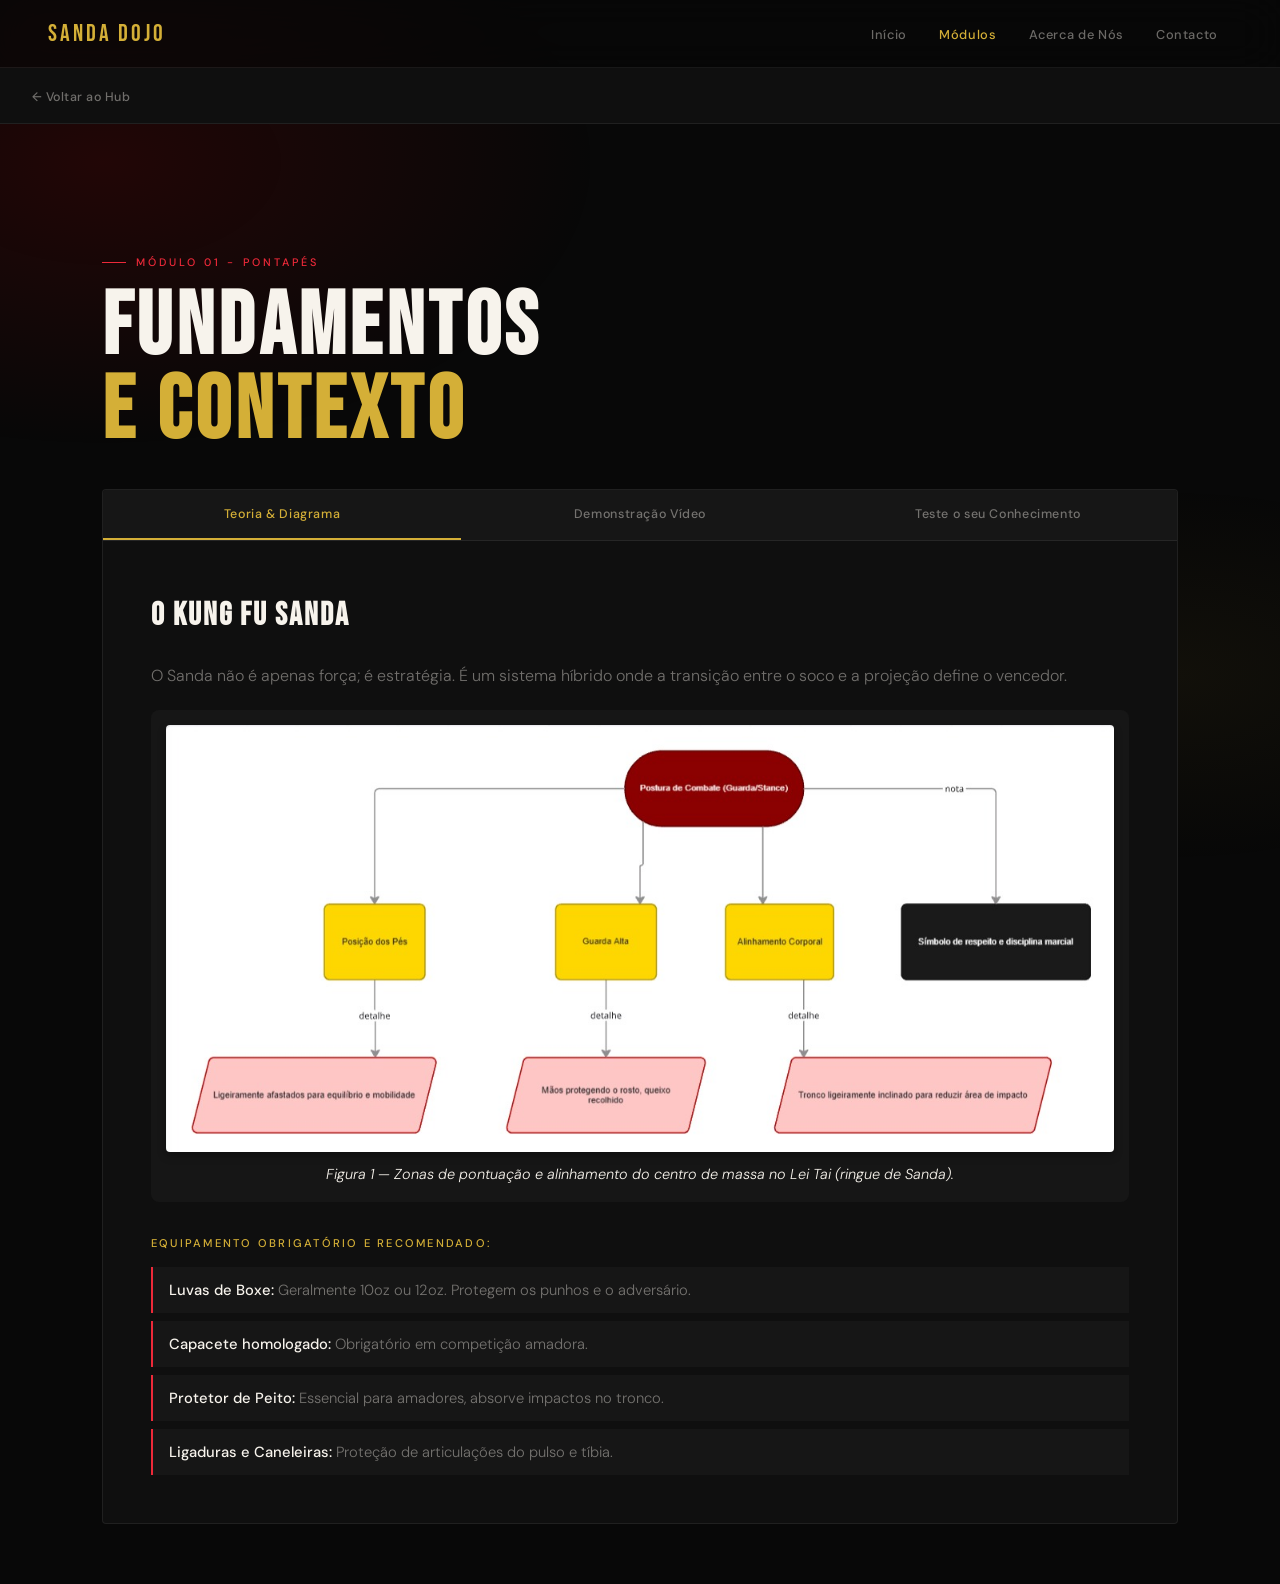
<file: modulos/modulo1_pontape.html>
<!DOCTYPE html>
<html lang="pt">
<head>
  <meta charset="UTF-8">
  <meta name="viewport" content="width=device-width, initial-scale=1.0">
  <meta name="description" content="Módulo 1 do Sanda Dojo: Fundamentos e Contexto. Aprende teoria, vê demonstrações em vídeo e testa o teu conhecimento com o quiz interativo.">
  <title>Módulo 1 — Fundamentos | Sanda Dojo</title>
  <link rel="stylesheet" href="../style.css">
</head>
<body>

  <!-- ACESSIBILIDADE: Saltar para conteúdo principal -->
  <a class="skip-link" href="#main-content">Saltar para o conteúdo principal</a>

  <!-- NAV -->
  <nav class="site-nav" role="navigation" aria-label="Navegação principal">
    <a href="../index.html" class="nav-logo" aria-label="Sanda Dojo — Página inicial">Sanda Dojo</a>
    <ul role="list">
      <li><a href="../index.html">Início</a></li>
      <li><a href="../modulo1.html" class="active" aria-current="page">Módulos</a></li>
      <li><a href="../about.html">Acerca de Nós</a></li>
      <li><a href="../contacto.html">Contacto</a></li>
    </ul>
  </nav>

  <!-- BREADCRUMB -->
  <nav class="top-nav" aria-label="Navegação local — breadcrumb">
    <a href="../modulo1.html" aria-label="Voltar à página inicial">← Voltar ao Hub</a>
  </nav>

  <!-- CONTEÚDO PRINCIPAL -->
  <main id="main-content">
    <div class="container">

      <header class="mod-header">
        <div class="section-label" aria-hidden="true">Módulo 01  - Pontapés</div>
        <h1>Fundamentos<br><span>e Contexto</span></h1>
      </header>

      <!-- TABS -->
      <div class="tabs-interface" role="region" aria-label="Conteúdo do Módulo 1">

        <!-- Tab list -->
        <div class="tab-list" role="tablist" aria-label="Secções do módulo">
          <button class="tab-link active" role="tab" id="tab-theory" aria-controls="panel-theory" aria-selected="true" onclick="switchTab(event,'theory')">Teoria &amp; Diagrama</button>
          <button class="tab-link" role="tab" id="tab-video" aria-controls="panel-video" aria-selected="false" onclick="switchTab(event,'video')">Demonstração Vídeo</button>
          <button class="tab-link" role="tab" id="tab-quiz" aria-controls="panel-quiz" aria-selected="false" onclick="switchTab(event,'quiz')">Teste o seu Conhecimento</button>
        </div>

        <!-- TEORIA -->
        <div id="panel-theory" class="tab-pane active" role="tabpanel" aria-labelledby="tab-theory" tabindex="0">
          <h2>O Kung Fu Sanda</h2>
          <p>O Sanda não é apenas força; é estratégia. É um sistema híbrido onde a transição entre o soco e a projeção define o vencedor.</p>
        
          <figure class="diagram-box">
            <img src="../Midia/Diagrama_Pontape.jpeg" alt="Diagrama do Lei Tai: zonas de pontuação e alinhamento do centro de massa" class="responsive-img">
            <figcaption class="caption">Figura 1 — Zonas de pontuação e alinhamento do centro de massa no Lei Tai (ringue de Sanda).</figcaption>
          </figure>
        
          <h3>Equipamento obrigatório e recomendado:</h3>
          <ul aria-label="Lista de equipamento para Sanda">
            <li><strong>Luvas de Boxe:</strong> Geralmente 10oz ou 12oz. Protegem os punhos e o adversário.</li>
            <li><strong>Capacete homologado:</strong> Obrigatório em competição amadora.</li>
            <li><strong>Protetor de Peito:</strong> Essencial para amadores, absorve impactos no tronco.</li>
            <li><strong>Ligaduras e Caneleiras:</strong> Proteção de articulações do pulso e tíbia.</li>
          </ul>
        </div>

        <!-- VÍDEO -->
        <div id="panel-video" class="tab-pane" role="tabpanel" aria-labelledby="tab-video" tabindex="0" hidden>
          <h2>Tutorial de Técnicas de Base</h2>
          <div class="video-wrapper">
            <iframe 
                width="100%" 
                height="400" 
                src="https://www.youtube.com/embed/lunSVdFM1GM?si=TFWKLfrKU6HPVNxq" 
                title="YouTube video player" 
                frameborder="0" 
                allow="accelerometer; autoplay; clipboard-write; encrypted-media; gyroscope; picture-in-picture" 
                allowfullscreen>
            </iframe>
          </div>
          <details class="video-transcript" style="margin-top:20px;">
            <summary style="cursor:pointer; color:var(--gold);">📄 Transcrição / Descrição do vídeo</summary>
            <div style="margin-top:14px; padding:16px; background:var(--surface-2); border-left:2px solid var(--gold);">
              <p>Conteúdo: Demonstração da posição base e movimentação no Sanda.</p>
              <ul>
                <li>0:00 — Posição inicial.</li>
                <li>1:15 — Movimentação frontal e lateral.</li>
                <li>2:00 — Rotação do pé de trás (potência).</li>
              </ul>
            </div>
          </details>
        </div>

        <!-- QUIZ -->
        <div id="panel-quiz" class="tab-pane" role="tabpanel" aria-labelledby="tab-quiz" tabindex="0" hidden>
          <h2>Quiz de Avaliação</h2>
          <div id="quiz-box" aria-live="polite"></div>
        </div>

      </div>
    </div>
  </main>

  <script src="../script.js"></script>
  <script>
    function switchTab(evt, name) {
      document.querySelectorAll('.tab-pane').forEach(p => { p.classList.remove('active'); p.hidden = true; });
      document.querySelectorAll('.tab-link').forEach(t => { t.classList.remove('active'); t.setAttribute('aria-selected', 'false'); });
      
      const panel = document.getElementById('panel-' + name);
      if (panel) { panel.classList.add('active'); panel.hidden = false; }
      evt.currentTarget.classList.add('active');
      evt.currentTarget.setAttribute('aria-selected', 'true');

      if (name === 'quiz') startQuiz('pontapes', 2);
    }
  </script>
</body>
</html>
</file>
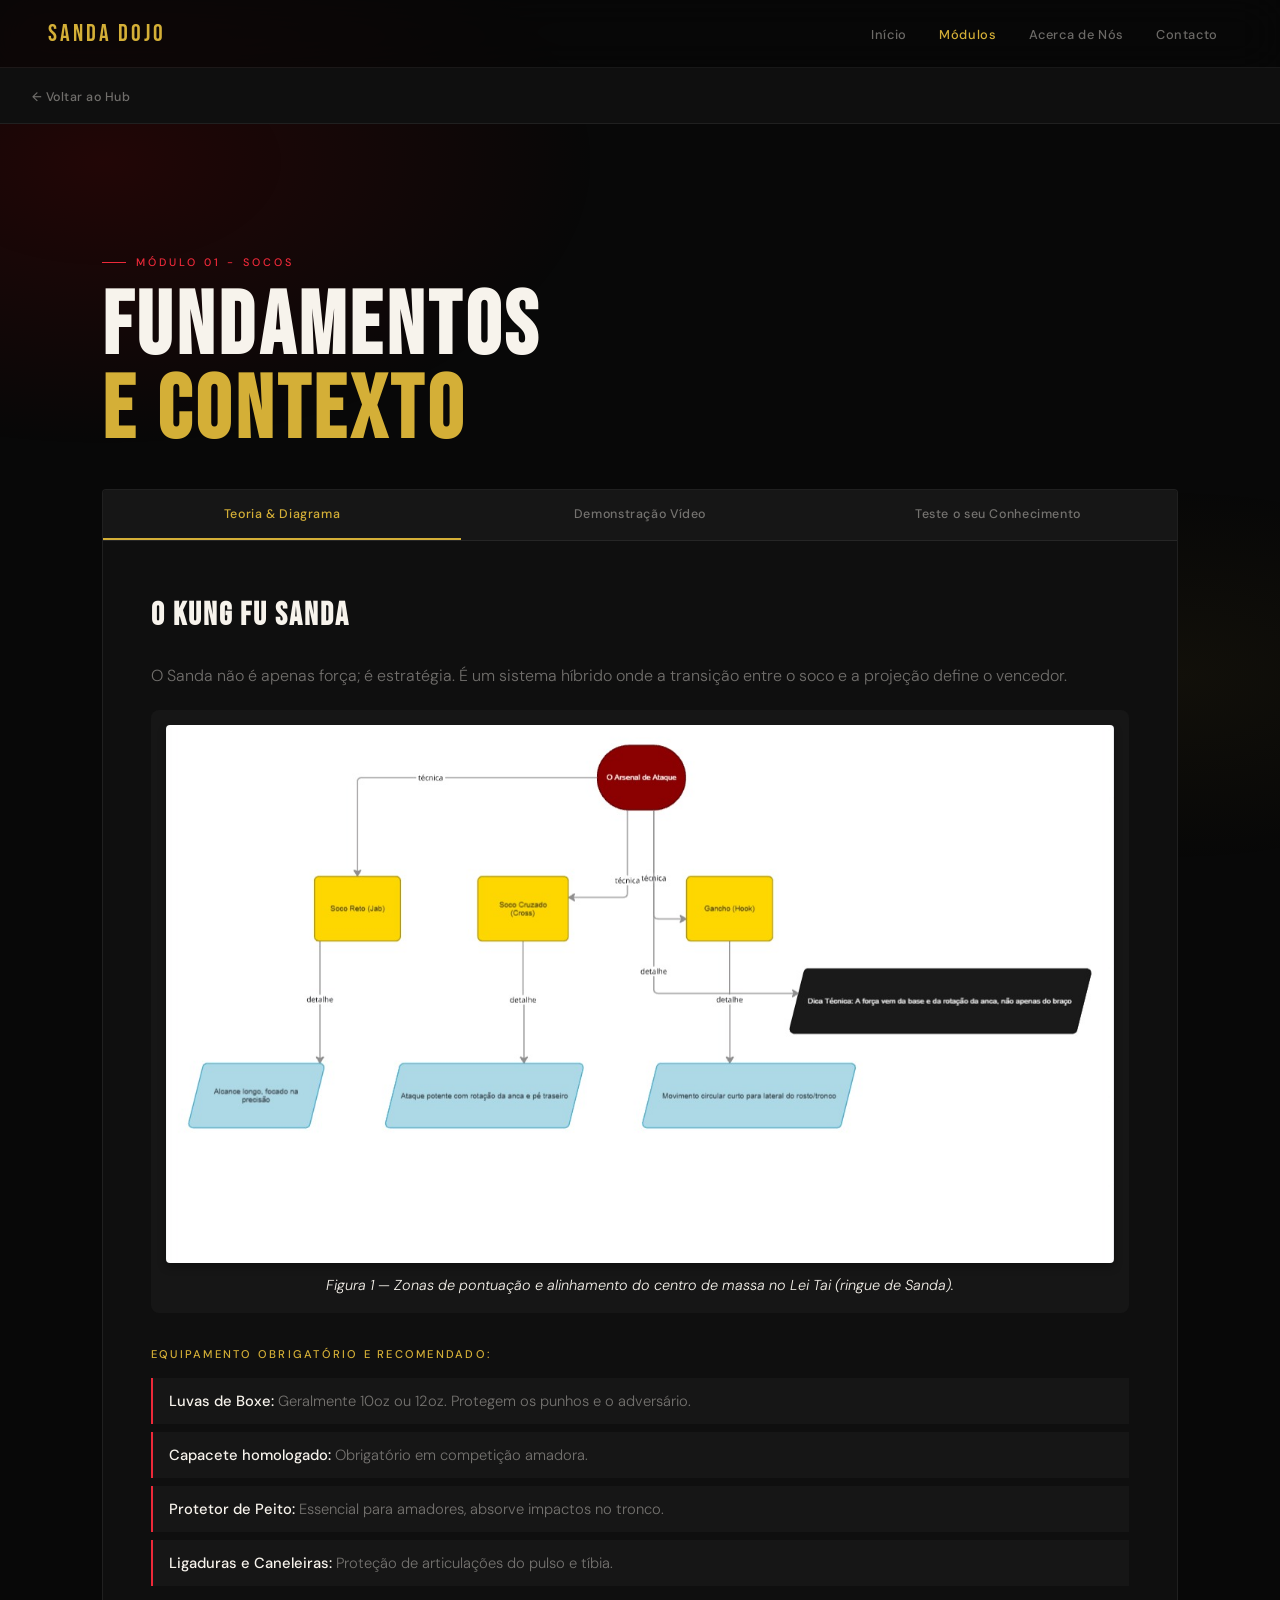
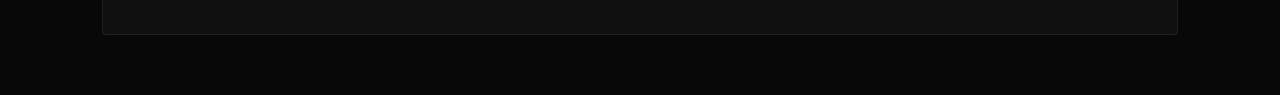
<file: modulos/modulo1_soco.html>
<!DOCTYPE html>
<html lang="pt">
<head>
  <meta charset="UTF-8">
  <meta name="viewport" content="width=device-width, initial-scale=1.0">
  <meta name="description" content="Módulo 1 do Sanda Dojo: Fundamentos e Contexto. Aprende teoria, vê demonstrações em vídeo e testa o teu conhecimento com o quiz interativo.">
  <title>Módulo 1 — Fundamentos | Sanda Dojo</title>
  <link rel="stylesheet" href="../style.css">
</head>
<body>

  <!-- ACESSIBILIDADE: Saltar para conteúdo principal -->
  <a class="skip-link" href="#main-content">Saltar para o conteúdo principal</a>

  <!-- NAV -->
  <nav class="site-nav" role="navigation" aria-label="Navegação principal">
    <a href="../index.html" class="nav-logo" aria-label="Sanda Dojo — Página inicial">Sanda Dojo</a>
    <ul role="list">
      <li><a href="../index.html">Início</a></li>
      <li><a href="../modulo1.html" class="active" aria-current="page">Módulos</a></li>
      <li><a href="../about.html">Acerca de Nós</a></li>
      <li><a href="../contacto.html">Contacto</a></li>
    </ul>
  </nav>

  <!-- BREADCRUMB -->
  <nav class="top-nav" aria-label="Navegação local — breadcrumb">
    <a href="../modulo1.html" aria-label="Voltar à página inicial">← Voltar ao Hub</a>
  </nav>

  <!-- CONTEÚDO PRINCIPAL -->
  <main id="main-content">
    <div class="container">

      <header class="mod-header">
        <div class="section-label" aria-hidden="true">Módulo 01 - Socos</div>
        <h1>Fundamentos<br><span>e Contexto</span></h1>
      </header>

      <!-- TABS -->
      <div class="tabs-interface" role="region" aria-label="Conteúdo do Módulo 1">

        <!-- Tab list -->
        <div class="tab-list" role="tablist" aria-label="Secções do módulo">
          <button class="tab-link active" role="tab" id="tab-theory" aria-controls="panel-theory" aria-selected="true" onclick="switchTab(event,'theory')">Teoria &amp; Diagrama</button>
          <button class="tab-link" role="tab" id="tab-video" aria-controls="panel-video" aria-selected="false" onclick="switchTab(event,'video')">Demonstração Vídeo</button>
          <button class="tab-link" role="tab" id="tab-quiz" aria-controls="panel-quiz" aria-selected="false" onclick="switchTab(event,'quiz')">Teste o seu Conhecimento</button>
        </div>

        <!-- TEORIA -->
        <div id="panel-theory" class="tab-pane active" role="tabpanel" aria-labelledby="tab-theory" tabindex="0">
          <h2>O Kung Fu Sanda</h2>
          <p>O Sanda não é apenas força; é estratégia. É um sistema híbrido onde a transição entre o soco e a projeção define o vencedor.</p>
        
          <figure class="diagram-box">
            <img src="../Midia/Diagrama_Soco.jpeg" alt="Diagrama do Lei Tai: zonas de pontuação e alinhamento do centro de massa" class="responsive-img">
            <figcaption class="caption">Figura 1 — Zonas de pontuação e alinhamento do centro de massa no Lei Tai (ringue de Sanda).</figcaption>
          </figure>
        
          <h3>Equipamento obrigatório e recomendado:</h3>
          <ul aria-label="Lista de equipamento para Sanda">
            <li><strong>Luvas de Boxe:</strong> Geralmente 10oz ou 12oz. Protegem os punhos e o adversário.</li>
            <li><strong>Capacete homologado:</strong> Obrigatório em competição amadora.</li>
            <li><strong>Protetor de Peito:</strong> Essencial para amadores, absorve impactos no tronco.</li>
            <li><strong>Ligaduras e Caneleiras:</strong> Proteção de articulações do pulso e tíbia.</li>
          </ul>
        </div>

        <!-- VÍDEO -->
        <div id="panel-video" class="tab-pane" role="tabpanel" aria-labelledby="tab-video" tabindex="0" hidden>
          <h2>Tutorial de Técnicas de Base</h2>
          <div class="video-wrapper">
            <iframe 
                width="100%" 
                height="400" 
                src="https://www.youtube.com/embed/lunSVdFM1GM?si=TFWKLfrKU6HPVNxq" 
                title="YouTube video player" 
                frameborder="0" 
                allow="accelerometer; autoplay; clipboard-write; encrypted-media; gyroscope; picture-in-picture" 
                allowfullscreen>
            </iframe>
          </div>
          <details class="video-transcript" style="margin-top:20px;">
            <summary style="cursor:pointer; color:var(--gold);">📄 Transcrição / Descrição do vídeo</summary>
            <div style="margin-top:14px; padding:16px; background:var(--surface-2); border-left:2px solid var(--gold);">
              <p>Conteúdo: Demonstração da posição base e movimentação no Sanda.</p>
              <ul>
                <li>0:00 — Posição inicial.</li>
                <li>1:15 — Movimentação frontal e lateral.</li>
                <li>2:00 — Rotação do pé de trás (potência).</li>
              </ul>
            </div>
          </details>
        </div>

        <!-- QUIZ -->
        <div id="panel-quiz" class="tab-pane" role="tabpanel" aria-labelledby="tab-quiz" tabindex="0" hidden>
          <h2>Quiz de Avaliação</h2>
          <div id="quiz-box" aria-live="polite"></div>
        </div>

      </div>
    </div>
  </main>

  <script src="../script.js"></script>
  <script>
    function switchTab(evt, name) {
      document.querySelectorAll('.tab-pane').forEach(p => { p.classList.remove('active'); p.hidden = true; });
      document.querySelectorAll('.tab-link').forEach(t => { t.classList.remove('active'); t.setAttribute('aria-selected', 'false'); });
      
      const panel = document.getElementById('panel-' + name);
      if (panel) { panel.classList.add('active'); panel.hidden = false; }
      evt.currentTarget.classList.add('active');
      evt.currentTarget.setAttribute('aria-selected', 'true');

      if (name === 'quiz') startQuiz('socos', 1);
    }
  </script>
</body>
</html>
</file>
<file: style.css>
@import url('https://fonts.googleapis.com/css2?family=Bebas+Neue&family=DM+Sans:ital,wght@0,300;0,400;0,500;1,300&family=DM+Serif+Display:ital@0;1&display=swap');

/* ═══════════════════════════════════════════════
   TOKENS
═══════════════════════════════════════════════ */
:root {
  --gold:           #D4AF37;
  --gold-light:     #F5D76E;
  --gold-muted:     rgba(212,175,55,0.12);
  --imperial-red:   #ED2939;
  --imperial-muted: rgba(237,41,57,0.10);
  --deep-red:       #8B0000;
  --black:          #080808;
  --surface-1:      #0f0f0f;
  --surface-2:      #161616;
  --surface-3:      #1e1e1e;
  --glass:          rgba(255,255,255,0.03);
  --glass-border:   rgba(255,255,255,0.07);
  --white:          #F7F3EC;
  --muted:          rgba(247,243,236,0.42);

  --font-display: 'Bebas Neue', sans-serif;
  --font-serif:   'DM Serif Display', Georgia, serif;
  --font-body:    'DM Sans', sans-serif;
  --radius: 3px;
  --ease:   cubic-bezier(0.16, 1, 0.3, 1);
}

/* ═══════════════════════════════════════════════
   RESET & BASE
═══════════════════════════════════════════════ */
*, *::before, *::after { box-sizing: border-box; margin: 0; padding: 0; }
html { scroll-behavior: smooth; }

body {
  background: var(--black);
  color: var(--white);
  font-family: var(--font-body);
  font-weight: 300;
  font-size: 1rem;
  line-height: 1.7;
  overflow-x: hidden;
}

/* ambient mesh glow */
body::before {
  content: '';
  position: fixed;
  inset: 0;
  z-index: 0;
  pointer-events: none;
  background:
    radial-gradient(ellipse 55% 45% at 8% 18%, rgba(139,0,0,0.20) 0%, transparent 70%),
    radial-gradient(ellipse 45% 35% at 92% 75%, rgba(212,175,55,0.05) 0%, transparent 60%),
    radial-gradient(ellipse 38% 28% at 50% 105%, rgba(237,41,57,0.08) 0%, transparent 60%);
}

body > * { position: relative; z-index: 1; }
body { scroll-padding-top: 68px; }

/* ═══════════════════════════════════════════════
   NAVIGATION
═══════════════════════════════════════════════ */
.site-nav {
  position: fixed;
  top: 0; left: 0; right: 0;
  z-index: 200;
  height: 68px;
  display: flex;
  align-items: center;
  justify-content: space-between;
  padding: 0 48px;
  background: rgba(8,8,8,0.72);
  backdrop-filter: blur(24px) saturate(160%);
  -webkit-backdrop-filter: blur(24px) saturate(160%);
  border-bottom: 1px solid var(--glass-border);
}

.nav-logo {
  font-family: var(--font-display);
  font-size: 1.5rem;
  letter-spacing: 0.12em;
  color: var(--gold);
  text-decoration: none;
  line-height: 1;
  transition: opacity 0.2s;
}
.nav-logo:hover { opacity: 0.7; }

.site-nav ul {
  list-style: none;
  display: flex;
  align-items: center;
  gap: 4px;
}

.site-nav ul li a,
.site-nav ul li button {
  font-family: var(--font-body);
  font-size: 0.8rem;
  font-weight: 500;
  letter-spacing: 0.05em;
  color: var(--muted);
  text-decoration: none;
  background: none;
  border: none;
  cursor: pointer;
  padding: 6px 14px;
  border-radius: 40px;
  transition: color 0.2s, background 0.2s;
}

.site-nav ul li a:hover,
.site-nav ul li button:hover { color: var(--white); background: var(--glass); }
.site-nav ul li a.active { color: var(--gold); }

.nav-cta {
  font-weight: 500 !important;
  color: var(--black) !important;
  background: var(--gold) !important;
  padding: 7px 20px !important;
  border-radius: 40px !important;
  transition: background 0.2s, transform 0.15s !important;
}
.nav-cta:hover {
  background: var(--gold-light) !important;
  transform: scale(1.04) !important;
  color: var(--black) !important;
}

/* ═══════════════════════════════════════════════
   CONTAINER
═══════════════════════════════════════════════ */
.container {
  max-width: 1140px;
  margin: 0 auto;
  padding: 60px 32px;
}

/* ═══════════════════════════════════════════════
   HERO
═══════════════════════════════════════════════ */
.main-hero {
  position: relative;
  min-height: 100vh;
  display: grid;
  place-items: center;
  overflow: hidden;
  padding-top: 68px;
}

.main-hero::before {
  content: '';
  position: absolute;
  inset: 0;
  background:
    linear-gradient(170deg, rgba(139,0,0,0.5) 0%, transparent 45%),
    linear-gradient(0deg, rgba(8,8,8,1) 0%, rgba(8,8,8,0.25) 35%, transparent 60%),
    url('https://images.unsplash.com/photo-1555597673-b21d5c935865?auto=format&fit=crop&w=1600&q=80') center/cover no-repeat;
  z-index: 0;
}

.main-hero::after {
  content: '';
  position: absolute;
  inset: 0;
  background: repeating-linear-gradient(
    0deg, transparent, transparent 3px,
    rgba(0,0,0,0.06) 3px, rgba(0,0,0,0.06) 4px
  );
  z-index: 1;
  pointer-events: none;
}

.hero-inner {
  position: relative;
  z-index: 2;
  text-align: center;
  padding: 0 20px;
  animation: heroReveal 1.1s var(--ease) both;
}

@keyframes heroReveal {
  from { opacity: 0; transform: translateY(28px); }
  to   { opacity: 1; transform: translateY(0); }
}

.hero-eyebrow {
  display: inline-flex;
  align-items: center;
  gap: 14px;
  font-size: 0.7rem;
  font-weight: 500;
  letter-spacing: 0.3em;
  color: var(--imperial-red);
  text-transform: uppercase;
  margin-bottom: 20px;
  animation: heroReveal 1.1s 0.1s var(--ease) both;
}
.hero-eyebrow::before, .hero-eyebrow::after {
  content: ''; width: 30px; height: 1px; background: var(--imperial-red); opacity: 0.5;
}

.main-hero h1 {
  font-family: var(--font-display);
  font-size: clamp(5rem, 14vw, 11rem);
  line-height: 0.92;
  letter-spacing: 0.04em;
  color: var(--white);
  text-transform: uppercase;
  margin-bottom: 10px;
  animation: heroReveal 1.1s 0.2s var(--ease) both;
}

.main-hero h1 span { color: var(--gold); }

.main-hero p {
  font-family: var(--font-serif);
  font-style: italic;
  font-size: clamp(1rem, 2vw, 1.2rem);
  color: var(--muted);
  margin-bottom: 44px;
  animation: heroReveal 1.1s 0.32s var(--ease) both;
}

.cta-btn {
  display: inline-flex;
  align-items: center;
  gap: 10px;
  font-size: 0.82rem;
  font-weight: 500;
  letter-spacing: 0.08em;
  color: var(--black);
  background: var(--gold);
  text-decoration: none;
  padding: 14px 36px;
  border-radius: var(--radius);
  transition: background 0.22s, transform 0.18s, box-shadow 0.22s;
  animation: heroReveal 1.1s 0.44s var(--ease) both;
}
.cta-btn::after { content: '→'; }
.cta-btn:hover {
  background: var(--gold-light);
  transform: translateY(-2px);
  box-shadow: 0 14px 44px rgba(212,175,55,0.22);
}

.hero-scroll {
  position: absolute;
  bottom: 36px; left: 50%;
  transform: translateX(-50%);
  z-index: 2;
  display: flex; flex-direction: column; align-items: center; gap: 8px;
  font-size: 0.65rem; letter-spacing: 0.22em; color: var(--muted); text-transform: uppercase;
  animation: heroReveal 1.4s 0.8s var(--ease) both;
}
.hero-scroll span {
  width: 1px; height: 44px;
  background: linear-gradient(180deg, var(--gold) 0%, transparent 100%);
  animation: scrollPulse 2.2s ease-in-out infinite;
}
@keyframes scrollPulse {
  0%, 100% { opacity: 0.3; } 50% { opacity: 1; }
}

/* ═══════════════════════════════════════════════
   INTRO SECTION
═══════════════════════════════════════════════ */
.intro {
  padding: 100px 0 80px;
  display: grid;
  grid-template-columns: 1fr 1fr;
  gap: 80px;
  align-items: center;
  border-bottom: 1px solid var(--glass-border);
}

.intro-left h2 {
  font-family: var(--font-display);
  font-size: clamp(2.8rem, 5.5vw, 5rem);
  line-height: 0.94;
  letter-spacing: 0.04em;
  text-transform: uppercase;
  color: var(--white);
  margin-bottom: 20px;
}
.intro-left h2 strong { display: block; color: var(--gold); }

.intro-right p {
  font-family: var(--font-serif);
  font-size: 1.1rem;
  font-style: italic;
  color: var(--muted);
  line-height: 1.85;
}

.intro-stat {
  margin-top: 36px;
  display: flex;
  gap: 44px;
}
.stat-item span {
  display: block;
  font-family: var(--font-display);
  font-size: 2.8rem;
  letter-spacing: 0.05em;
  color: var(--gold);
  line-height: 1;
}
.stat-item small {
  font-size: 0.7rem; letter-spacing: 0.15em; color: var(--muted); text-transform: uppercase;
}

/* ═══════════════════════════════════════════════
   MODULES SECTION
═══════════════════════════════════════════════ */
.modules-section { padding: 80px 0; }

.section-label {
  display: inline-flex; align-items: center; gap: 10px;
  font-size: 0.68rem; font-weight: 500; letter-spacing: 0.28em;
  color: var(--imperial-red); text-transform: uppercase; margin-bottom: 14px;
}
.section-label::before { content: ''; width: 24px; height: 1px; background: var(--imperial-red); }

h2.section-title {
  font-family: var(--font-display);
  font-size: clamp(2.4rem, 5vw, 4rem);
  letter-spacing: 0.05em; line-height: 1;
  color: var(--white); margin-bottom: 44px; text-transform: uppercase;
}
h2.section-title em {
  font-family: var(--font-serif); font-style: italic;
  color: var(--gold); font-size: 0.65em;
  vertical-align: middle; text-transform: none; letter-spacing: 0;
}

.modules-grid {
  display: grid;
  grid-template-columns: repeat(3, 1fr);
  gap: 2px;
  background: var(--glass-border);
}

.card-module {
  background: var(--surface-1);
  padding: 40px 36px;
  position: relative;
  overflow: hidden;
  transition: background 0.3s var(--ease);
}

.card-module::before {
  content: attr(data-num);
  position: absolute; top: -8px; right: 20px;
  font-family: var(--font-display); font-size: 7.5rem;
  color: rgba(255,255,255,0.025); line-height: 1; pointer-events: none;
  transition: color 0.3s;
}

.card-module::after {
  content: '';
  position: absolute; bottom: 0; left: 0; right: 0;
  height: 2px;
  background: linear-gradient(90deg, var(--imperial-red), var(--gold));
  transform: scaleX(0); transform-origin: left;
  transition: transform 0.4s var(--ease);
}

.card-module:hover { background: var(--surface-2); }
.card-module:hover::before { color: rgba(212,175,55,0.05); }
.card-module:hover::after { transform: scaleX(1); }

.card-num {
  font-family: var(--font-display);
  font-size: 0.75rem; letter-spacing: 0.22em;
  color: var(--imperial-red); margin-bottom: 18px; display: block;
}

.card-module h3 {
  font-family: var(--font-display);
  font-size: 1.65rem; letter-spacing: 0.06em;
  color: var(--white); text-transform: uppercase; line-height: 1.05; margin-bottom: 18px;
}

.sub-nav {
  display: flex; flex-direction: column; gap: 6px; margin-bottom: 22px;
}
.sub-nav span {
  font-size: 0.75rem; color: var(--muted); letter-spacing: 0.03em;
  padding-left: 12px; border-left: 1px solid var(--glass-border); line-height: 1.45;
}

.card-module > p { font-size: 0.88rem; color: var(--muted); margin-bottom: 28px; line-height: 1.6; }

.module-btn {
  display: inline-flex; align-items: center; gap: 8px;
  width: auto; padding: 10px 20px;
  background: transparent; color: var(--gold);
  text-decoration: none; text-align: left;
  border: 1px solid rgba(212,175,55,0.28);
  border-radius: var(--radius); cursor: pointer;
  font-family: var(--font-body); font-size: 0.78rem; font-weight: 500; letter-spacing: 0.05em;
  transition: background 0.2s, border-color 0.2s, transform 0.15s;
  margin-top: 0;
}
.module-btn::after { content: '→'; transition: transform 0.2s; }
.module-btn:hover {
  background: var(--gold-muted); border-color: var(--gold); transform: translateX(3px);
}
.module-btn:hover::after { transform: translateX(3px); }
.module-btn.locked {
  color: var(--muted); border-color: var(--glass-border); cursor: not-allowed; opacity: 0.45;
}
.module-btn.locked::after { content: ''; }
.module-btn.locked:hover { transform: none; background: none; border-color: var(--glass-border); }

/* ═══════════════════════════════════════════════
   MODULE PAGE
═══════════════════════════════════════════════ */
.top-nav {
  margin-top: 68px; padding: 14px 32px;
  background: var(--surface-1); border-bottom: 1px solid var(--glass-border);
}
.top-nav a {
  font-size: 0.78rem; font-weight: 500; color: var(--muted);
  text-decoration: none; letter-spacing: 0.04em;
  display: inline-flex; align-items: center; gap: 6px; transition: color 0.2s;
}
.top-nav a:hover { color: var(--gold); }

.mod-header { padding: 60px 0 36px; }
.mod-header h1 {
  font-family: var(--font-display);
  font-size: clamp(2.6rem, 7vw, 5.5rem);
  letter-spacing: 0.05em; text-transform: uppercase;
  line-height: 0.95; color: var(--white);
}
.mod-header h1 span { color: var(--gold); }

/* ═══════════════════════════════════════════════
   TABS
═══════════════════════════════════════════════ */
.tabs-interface {
  background: var(--surface-1);
  border: 1px solid var(--glass-border);
  border-radius: 4px; overflow: hidden;
}

.tab-list {
  display: flex; background: var(--surface-2);
  border-bottom: 1px solid var(--glass-border);
}

.tab-link {
  flex: 1; padding: 16px 10px;
  background: none; border: none; border-bottom: 2px solid transparent;
  color: var(--muted); cursor: pointer;
  font-family: var(--font-body); font-size: 0.78rem; font-weight: 500; letter-spacing: 0.05em;
  transition: color 0.2s, border-color 0.2s, background 0.2s;
}
.tab-link:hover { color: var(--white); background: var(--glass); }
.tab-link.active { color: var(--gold); border-bottom-color: var(--gold); }

.tab-pane { display: none; padding: 48px; }
.tab-pane.active { display: block; animation: fadeUp 0.38s var(--ease) both; }

@keyframes fadeUp {
  from { opacity: 0; transform: translateY(10px); }
  to   { opacity: 1; transform: translateY(0); }
}

.tab-pane h2 {
  font-family: var(--font-display);
  font-size: 2rem; letter-spacing: 0.06em; text-transform: uppercase;
  color: var(--white); margin-bottom: 18px;
}

.tab-pane h3 {
  font-size: 0.7rem; font-weight: 500; letter-spacing: 0.2em;
  text-transform: uppercase; color: var(--gold); margin: 32px 0 14px;
}

.tab-pane p { color: var(--muted); line-height: 1.75; }

.tab-pane ul { list-style: none; display: flex; flex-direction: column; gap: 8px; }

.tab-pane ul li {
  color: var(--muted); font-size: 0.92rem; padding: 12px 16px;
  background: var(--surface-2); border-left: 2px solid var(--imperial-red);
  line-height: 1.5;
}
.tab-pane ul li strong { color: var(--white); font-weight: 500; }

/* diagram */
.diagram-box { margin: 28px 0; }
.placeholder-img {
  border: 1px dashed rgba(212,175,55,0.18);
  padding: 80px 20px; text-align: center;
  background: var(--surface-2); color: rgba(212,175,55,0.28);
  font-family: var(--font-display); font-size: 0.85rem; letter-spacing: 0.28em;
}
.placeholder-img::before { content: '[ DIAGRAMA ]'; }
.caption { font-size: 0.75rem; color: var(--muted); margin-top: 10px; text-align: center; font-style: italic; }

/* video */
.fake-video-player {
  background: var(--surface-2); border: 1px solid var(--glass-border);
  padding: 100px 20px; text-align: center;
  font-family: var(--font-display); font-size: 1.1rem; letter-spacing: 0.15em;
  color: var(--muted); cursor: pointer; border-radius: var(--radius);
  transition: border-color 0.2s, color 0.2s, background 0.2s;
}
.fake-video-player:hover {
  border-color: var(--imperial-red); color: var(--imperial-red); background: var(--imperial-muted);
}

/* quiz */
.question {
  font-family: var(--font-serif); font-style: italic;
  font-size: 1.25rem; color: var(--white); margin-bottom: 28px; line-height: 1.55;
  padding-bottom: 24px; border-bottom: 1px solid var(--glass-border);
}

#opt-container { display: flex; flex-direction: column; gap: 8px; margin-bottom: 24px; }
#opt-container .module-btn { width: 100%; text-align: left; padding: 14px 20px; font-size: 0.88rem; }
#opt-container .module-btn::after { margin-left: auto; }

#feedback {
  font-family: var(--font-serif); font-style: italic; font-size: 0.98rem;
  color: var(--gold); margin: 14px 0; padding: 12px 16px;
  background: var(--gold-muted); border-left: 2px solid var(--gold); border-radius: var(--radius);
}

.btn-main {
  display: inline-flex; align-items: center; gap: 8px;
  background: var(--imperial-red); color: var(--white); border: none;
  padding: 12px 28px; cursor: pointer;
  font-family: var(--font-body); font-size: 0.8rem; font-weight: 500; letter-spacing: 0.07em;
  border-radius: var(--radius); transition: background 0.2s, transform 0.15s;
}
.btn-main::after { content: '→'; }
.btn-main:hover { background: var(--deep-red); transform: translateX(2px); }

/* ═══════════════════════════════════════════════
   ABOUT PAGE
═══════════════════════════════════════════════ */
.about-hero { padding: 120px 0 60px; }
.about-hero h1 {
  font-family: var(--font-display);
  font-size: clamp(3.5rem, 9vw, 7.5rem);
  letter-spacing: 0.04em; text-transform: uppercase;
  line-height: 0.94; color: var(--white); margin-bottom: 28px;
}
.about-hero h1 span { color: var(--gold); }
.about-hero p {
  max-width: 580px; font-family: var(--font-serif); font-style: italic;
  font-size: 1.08rem; color: var(--muted); line-height: 1.85;
}

.about-grid {
  display: grid; grid-template-columns: repeat(3, 1fr);
  gap: 2px; background: var(--glass-border); margin-bottom: 80px;
}
.about-card { background: var(--surface-1); padding: 36px 30px; transition: background 0.25s; }
.about-card:hover { background: var(--surface-2); }
.about-card h3 {
  font-family: var(--font-display); font-size: 1.3rem; letter-spacing: 0.06em;
  text-transform: uppercase; color: var(--gold); margin-bottom: 12px;
}
.about-card p { font-size: 0.88rem; color: var(--muted); line-height: 1.7; }

.founders-section { padding-bottom: 80px; }
.founders-section h2 {
  font-family: var(--font-display); font-size: clamp(2rem, 4vw, 3.5rem);
  letter-spacing: 0.05em; text-transform: uppercase;
  color: var(--white); margin-bottom: 32px;
}

.founder-cards { display: grid; grid-template-columns: repeat(2, 1fr); gap: 20px; }

.founder-card {
  background: var(--surface-1); border: 1px solid var(--glass-border);
  padding: 36px; display: flex; align-items: flex-start; gap: 24px;
  transition: border-color 0.2s, background 0.2s;
}
.founder-card:hover { border-color: rgba(212,175,55,0.2); background: var(--surface-2); }

.founder-avatar {
  flex-shrink: 0; width: 68px; height: 68px; border-radius: 50%;
  background: linear-gradient(135deg, var(--deep-red), var(--imperial-red));
  display: flex; align-items: center; justify-content: center;
  font-family: var(--font-display); font-size: 1.35rem; color: var(--gold); letter-spacing: 0.04em;
  box-shadow: 0 0 0 1px rgba(212,175,55,0.15);
}

.founder-info h3 {
  font-family: var(--font-display); font-size: 1.4rem; letter-spacing: 0.06em;
  color: var(--white); margin-bottom: 8px;
}
.founder-info p { font-size: 0.87rem; color: var(--muted); line-height: 1.65; }

/* ═══════════════════════════════════════════════
   CONTACT PAGE
═══════════════════════════════════════════════ */
.contact-section { padding-bottom: 80px; }
.contact-grid {
  display: grid; grid-template-columns: 1fr 1.6fr;
  gap: 60px; align-items: start; margin-top: 40px;
}
.contact-info h3 {
  font-family: var(--font-display); font-size: 1.2rem; letter-spacing: 0.06em;
  color: var(--gold); margin-bottom: 10px;
}
.contact-info p { font-size: 0.88rem; color: var(--muted); line-height: 1.65; margin-bottom: 28px; }

.form-field { margin-bottom: 20px; }
.form-field label {
  display: block; font-size: 0.7rem; font-weight: 500;
  letter-spacing: 0.16em; text-transform: uppercase; color: var(--muted); margin-bottom: 8px;
}
.form-field input,
.form-field textarea {
  width: 100%; background: var(--surface-2);
  border: 1px solid var(--glass-border); border-radius: var(--radius);
  color: var(--white); padding: 13px 16px;
  font-family: var(--font-body); font-size: 0.95rem;
  outline: none; resize: vertical;
  transition: border-color 0.2s, box-shadow 0.2s;
}
.form-field input:focus,
.form-field textarea:focus {
  border-color: rgba(212,175,55,0.38);
  box-shadow: 0 0 0 3px rgba(212,175,55,0.05);
}
.form-field input::placeholder,
.form-field textarea::placeholder { color: rgba(247,243,236,0.18); }

/* ═══════════════════════════════════════════════
   FOOTER
═══════════════════════════════════════════════ */
.site-footer {
  background: var(--surface-1);
  border-top: 1px solid var(--glass-border);
}

.footer-inner {
  max-width: 1140px; margin: 0 auto; padding: 64px 32px 48px;
  display: grid; grid-template-columns: 1.4fr 1fr 1fr; gap: 60px;
}

.footer-logo {
  font-family: var(--font-display); font-size: 1.8rem; letter-spacing: 0.1em;
  color: var(--gold); text-decoration: none; display: block; margin-bottom: 12px; line-height: 1;
}
.footer-brand p {
  font-size: 0.85rem; color: var(--muted); line-height: 1.65;
  font-style: italic; font-family: var(--font-serif);
}

.footer-nav h4, .footer-contact h4 {
  font-size: 0.67rem; font-weight: 500; letter-spacing: 0.22em;
  color: var(--imperial-red); text-transform: uppercase; margin-bottom: 18px;
}

.footer-nav ul { list-style: none; display: flex; flex-direction: column; gap: 10px; }
.footer-nav ul li a {
  font-size: 0.87rem; color: var(--muted); text-decoration: none;
  display: inline-flex; align-items: center; gap: 0;
  transition: color 0.2s, gap 0.2s;
}
.footer-nav ul li a::before {
  content: ''; width: 0; height: 1px; background: var(--gold); transition: width 0.2s; margin-right: 0;
}
.footer-nav ul li a:hover { color: var(--gold); }
.footer-nav ul li a:hover::before { width: 12px; margin-right: 8px; }

.footer-contact p { font-size: 0.9rem; color: var(--white); font-weight: 400; margin-bottom: 2px; }
.footer-contact small { font-size: 0.76rem; color: var(--muted); }

.footer-bottom {
  border-top: 1px solid var(--glass-border);
  padding: 20px 32px; max-width: 1140px; margin: 0 auto;
  display: flex; justify-content: space-between; align-items: center; flex-wrap: wrap; gap: 12px;
}
.footer-bottom p { font-size: 0.75rem; color: rgba(247,243,236,0.22); letter-spacing: 0.05em; }
.founders-credit { color: rgba(212,175,55,0.4) !important; }

/* ═══════════════════════════════════════════════
   RESPONSIVE
═══════════════════════════════════════════════ */
@media (max-width: 900px) {
  .site-nav { padding: 0 20px; }
  .site-nav ul li a, .site-nav ul li button { font-size: 0.72rem; padding: 6px 10px; }
  .container { padding: 40px 20px; }
  .intro { grid-template-columns: 1fr; gap: 40px; }
  .modules-grid { grid-template-columns: 1fr; }
  .about-grid { grid-template-columns: 1fr; }
  .founder-cards { grid-template-columns: 1fr; }
  .contact-grid { grid-template-columns: 1fr; }
  .footer-inner { grid-template-columns: 1fr; gap: 36px; }
  .founder-card { flex-direction: column; }
  .tab-pane { padding: 28px 20px; }
}

@media (max-width: 640px) {
  .site-nav ul li:not(:last-child) { display: none; }
  .main-hero h1 { font-size: clamp(4rem, 20vw, 6rem); }
  .about-hero h1 { font-size: clamp(3rem, 15vw, 5rem); }
  .tab-list { flex-wrap: wrap; }
}

/* ═══════════════════════════════════════════════
   QUIZ — INTERATIVO, UX & ACESSIBILIDADE
═══════════════════════════════════════════════ */

/* Progresso */
.quiz-progress {
  margin-bottom: 28px;
}

.quiz-progress-header {
  display: flex;
  justify-content: space-between;
  align-items: center;
  margin-bottom: 10px;
  flex-wrap: wrap;
  gap: 8px;
}

.quiz-progress-label {
  font-size: 0.72rem;
  font-weight: 500;
  letter-spacing: 0.14em;
  text-transform: uppercase;
  color: var(--muted);
}

.quiz-score-live {
  font-size: 0.78rem;
  color: var(--muted);
}

.quiz-score-live strong {
  color: var(--gold);
  font-weight: 600;
}

.quiz-progress-bar {
  height: 4px;
  background: var(--surface-3);
  border-radius: 99px;
  overflow: hidden;
}

.quiz-progress-fill {
  height: 100%;
  background: linear-gradient(90deg, var(--imperial-red), var(--gold));
  border-radius: 99px;
  transition: width 0.5s var(--ease);
}

/* Pergunta */
.question {
  font-family: var(--font-serif);
  font-style: italic;
  font-size: 1.25rem;
  color: var(--white);
  margin-bottom: 28px;
  line-height: 1.6;
  padding-bottom: 24px;
  border-bottom: 1px solid var(--glass-border);
  outline: none;
}

/* Opções */
#opt-container {
  display: flex;
  flex-direction: column;
  gap: 10px;
  margin-bottom: 24px;
}

.quiz-option {
  display: flex;
  align-items: center;
  gap: 14px;
  width: 100%;
  padding: 14px 18px;
  background: var(--surface-2);
  color: var(--white);
  border: 1px solid var(--glass-border);
  border-radius: var(--radius);
  cursor: pointer;
  font-family: var(--font-body);
  font-size: 0.92rem;
  font-weight: 400;
  text-align: left;
  transition: background 0.18s, border-color 0.18s, transform 0.12s;
}

.quiz-option:hover:not(:disabled) {
  background: var(--surface-3);
  border-color: rgba(212,175,55,0.35);
  transform: translateX(4px);
}

/* Foco via teclado — acessibilidade */
.quiz-option:focus-visible {
  outline: 2px solid var(--gold);
  outline-offset: 2px;
}

.opt-letter {
  flex-shrink: 0;
  width: 28px;
  height: 28px;
  border-radius: 50%;
  background: var(--surface-3);
  border: 1px solid var(--glass-border);
  display: flex;
  align-items: center;
  justify-content: center;
  font-family: var(--font-display);
  font-size: 0.85rem;
  color: var(--gold);
  transition: background 0.18s, border-color 0.18s;
}

.opt-text { line-height: 1.45; }

/* Estados após resposta */
.quiz-option.correct {
  background: rgba(34,197,94,0.10);
  border-color: rgba(34,197,94,0.55);
  color: #86efac;
}

.quiz-option.correct .opt-letter {
  background: rgba(34,197,94,0.2);
  border-color: rgba(34,197,94,0.5);
  color: #86efac;
}

.quiz-option.wrong {
  background: rgba(237,41,57,0.10);
  border-color: rgba(237,41,57,0.45);
  color: #fca5a5;
}

.quiz-option.wrong .opt-letter {
  background: rgba(237,41,57,0.2);
  border-color: rgba(237,41,57,0.45);
  color: #fca5a5;
}

.quiz-option.neutral {
  opacity: 0.4;
}

.quiz-option:disabled {
  cursor: not-allowed;
  transform: none;
}

/* Feedback */
.quiz-feedback {
  min-height: 42px;
  font-size: 0.92rem;
  font-weight: 400;
  padding: 0;
  border-radius: var(--radius);
  transition: all 0.25s var(--ease);
}

.quiz-feedback.feedback-correct {
  padding: 12px 16px;
  background: rgba(34,197,94,0.08);
  border-left: 3px solid #22c55e;
  color: #86efac;
}

.quiz-feedback.feedback-wrong {
  padding: 12px 16px;
  background: rgba(237,41,57,0.08);
  border-left: 3px solid var(--imperial-red);
  color: #fca5a5;
}

.feedback-icon {
  font-style: normal;
  margin-right: 4px;
}

/* Explicação */
.quiz-explanation {
  display: none;
  margin-top: 12px;
  padding: 14px 16px;
  background: var(--gold-muted);
  border-left: 2px solid var(--gold);
  border-radius: var(--radius);
  font-size: 0.88rem;
  color: var(--muted);
  line-height: 1.7;
  font-style: italic;
}

.exp-icon { margin-right: 6px; font-style: normal; }

/* Ações */
.quiz-actions {
  margin-top: 20px;
}

/* Resultado final */
.quiz-result {
  text-align: center;
  padding: 20px 0 10px;
  outline: none;
}

.result-badge {
  font-size: 3.5rem;
  line-height: 1;
  margin-bottom: 16px;
}

.result-title {
  font-family: var(--font-display);
  font-size: 1.8rem;
  letter-spacing: 0.08em;
  text-transform: uppercase;
  color: var(--white);
  margin-bottom: 20px;
}

.result-score {
  display: flex;
  align-items: baseline;
  justify-content: center;
  gap: 4px;
  margin-bottom: 16px;
}

.result-num {
  font-family: var(--font-display);
  font-size: 4.5rem;
  color: var(--gold);
  line-height: 1;
  letter-spacing: 0.04em;
}

.result-denom {
  font-family: var(--font-display);
  font-size: 2rem;
  color: var(--muted);
  letter-spacing: 0.04em;
}

.result-bar-wrap {
  position: relative;
  height: 8px;
  background: var(--surface-3);
  border-radius: 99px;
  overflow: visible;
  margin: 0 auto 8px;
  max-width: 320px;
}

.result-bar-fill {
  height: 100%;
  background: linear-gradient(90deg, var(--imperial-red), var(--gold));
  border-radius: 99px;
  transition: width 1s var(--ease);
}

.result-pct {
  position: absolute;
  right: 0;
  top: -22px;
  font-size: 0.72rem;
  font-weight: 600;
  color: var(--gold);
  letter-spacing: 0.08em;
}

.result-msg {
  font-family: var(--font-serif);
  font-style: italic;
  color: var(--muted);
  margin: 16px auto 28px;
  max-width: 320px;
  font-size: 0.98rem;
  line-height: 1.6;
}

/* ═══════════════════════════════════════════════
   ACESSIBILIDADE — FOCUS GLOBAL
═══════════════════════════════════════════════ */

/* Foco visível para navegação por teclado */
:focus-visible {
  outline: 2px solid var(--gold);
  outline-offset: 3px;
  border-radius: 2px;
}

/* Skip to main content (acessibilidade) */
.skip-link {
  position: absolute;
  top: -100px;
  left: 16px;
  z-index: 9999;
  background: var(--gold);
  color: var(--black);
  padding: 10px 18px;
  font-weight: 600;
  font-size: 0.85rem;
  border-radius: var(--radius);
  text-decoration: none;
  transition: top 0.2s;
}

.skip-link:focus {
  top: 80px;
}

/* Alto contraste — garante mínimo WCAG AA */
@media (prefers-contrast: more) {
  :root {
    --muted: rgba(247,243,236,0.85);
    --glass-border: rgba(255,255,255,0.2);
  }
  .quiz-option { border-color: rgba(255,255,255,0.2); }
}

/* Reduzir movimento — respeitar preferência do utilizador */
@media (prefers-reduced-motion: reduce) {
  *, *::before, *::after {
    animation-duration: 0.01ms !important;
    transition-duration: 0.01ms !important;
  }
  .quiz-progress-fill,
  .result-bar-fill { transition: none; }
}

/* Modo de alto contraste do Windows */
@media (forced-colors: active) {
  .quiz-option { border: 2px solid ButtonText; }
  .quiz-option.correct { border-color: Highlight; }
  .quiz-option.wrong { border-color: Mark; }
}

/* ==========================================================================
   DASHBOARD DE ANALÍTICA DO ATLETA - MÓDULO 1
   ========================================================================== */
.dashboard-section {
  padding: 60px 0;
  background-color: var(--black);
  border-top: 1px solid var(--glass-border);
}

.dashboard-grid {
  display: grid;
  grid-template-columns: repeat(auto-fit, minmax(300px, 1fr));
  gap: 24px;
  margin-top: 40px;
}

.db-card {
  background-color: var(--surface-2);
  border: 1px solid var(--glass-border);
  border-radius: var(--radius, 4px);
  padding: 24px;
  display: flex;
  flex-direction: column;
  justify-content: space-between;
}

.subtitle-card {
  font-size: 0.85rem;
  opacity: 0.6;
  margin-top: -5px;
  margin-bottom: 20px;
}

.card-desc {
  margin-top: 15px;
  opacity: 0.5;
}

/* Colores de Texto Basados en tus Tokens */
.gold-text { 
  color: var(--gold); 
}

/* Barra de Progresso do Módulo */
.db-progress-bar {
  background: var(--surface-3);
  height: 8px;
  border-radius: 4px;
  overflow: hidden;
  margin: 8px 0;
}

.db-progress-fill {
  background: linear-gradient(90deg, var(--deep-red), var(--gold));
  height: 100%;
}

.progress-pct {
  font-size: 0.85rem;
  font-weight: 600;
  display: block;
  margin-top: 4px;
}

/* Sección de Tiempo (45 Minutos) */
.time-stat {
  margin: 12px 0;
}

.time-value {
  font-family: 'Bebas Neue', sans-serif;
  font-size: 3.5rem;
  line-height: 1;
}

.time-unit {
  font-size: 0.95rem;
  margin-left: 8px;
  opacity: 0.7;
}

/* Gráfico de Barras Interactivo (Simulado con CSS) */
.bar-chart-mock {
  display: flex;
  align-items: flex-end;
  justify-content: space-between;
  height: 100px;
  margin-top: 16px;
  border-bottom: 1px solid var(--glass-border);
  padding-bottom: 4px;
}

.chart-bar {
  background: var(--surface-3);
  width: 10%;
  border-radius: 2px 2px 0 0;
  position: relative;
  transition: background 0.3s, transform 0.2s;
}

.chart-bar:hover {
  transform: scaleY(1.05);
}

.chart-bar.active {
  background: linear-gradient(to top, var(--deep-red), var(--gold));
}

.chart-bar::after {
  content: attr(data-day);
  position: absolute;
  bottom: -22px;
  left: 50%;
  transform: translateX(-50%);
  font-size: 0.7rem;
  opacity: 0.6;
}

/* Lista de Métricas de Engagement */
.media-stats-list li {
  display: flex;
  justify-content: space-between;
  align-items: center;
  padding: 12px 0;
  border-bottom: 1px solid rgba(255, 255, 255, 0.05);
  font-size: 0.95rem;
}

.media-stats-list li:last-child {
  border-bottom: none;
}

/* Tarjeta de Alerta de Éxito / Feedback de Instructor */
.card-nudge-success {
  grid-column: 1 / -1; /* Hace que ocupe todo el ancho de la cuadrícula */
  background: linear-gradient(135deg, var(--gold-muted), rgba(0, 0, 0, 0.4));
  border: 1px solid rgba(212, 175, 55, 0.25);
}

.card-nudge-success h4 {
  margin-bottom: 12px;
  color: var(--gold);
}

.nudge-message p {
  font-size: 0.98rem;
  line-height: 1.6;
  margin: 0;
  opacity: 0.9;
}
.chapter-grid {
    display: grid;
    grid-template-columns: repeat(auto-fit, minmax(260px, 1fr));
    gap: 30px;
    padding: 20px 0;
}

.chapter-card {
    background: rgba(255, 255, 255, 0.03); /* Efeito vidro subtil */
    border: 1px solid rgba(255, 255, 255, 0.1);
    padding: 40px 30px;
    text-decoration: none;
    color: white;
    border-radius: 12px;
    transition: all 0.4s cubic-bezier(0.175, 0.885, 0.32, 1.275);
    position: relative;
    overflow: hidden;
}

.chapter-card:hover {
    background: rgba(212, 175, 55, 0.05);
    border-color: var(--gold);
    transform: scale(1.02);
}

.card-status {
    font-size: 0.65rem;
    text-transform: uppercase;
    letter-spacing: 2px;
    color: var(--gold);
    margin-bottom: 15px;
    font-weight: bold;
}

.active-next { border-left: 4px solid var(--gold); }

.locked { 
    opacity: 0.6; 
    cursor: not-allowed;
    filter: grayscale(1);
}

.chapter-card h3 { 
    margin: 0 0 10px 0; 
    font-size: 1.4rem; 
}

.diagram-box {
    display: flex;
    flex-direction: column;
    align-items: center; /* Centraliza horizontalmente */
    justify-content: center;
    margin: 20px auto;
    padding: 15px;
    background: var(--surface-2); /* Fundo subtil para destaque */
    border-radius: 8px;
    text-align: center;
}

.responsive-img {
    max-width: 100%;    /* Garante que não ultrapassa a largura do ecrã */
    height: auto;       /* Mantém a proporção original */
    border-radius: 4px;
    box-shadow: 0 4px 8px rgba(0,0,0,0.3); /* Dá um toque profissional */
}

.caption {
    margin-top: 10px;
    font-size: 0.9rem;
    color: var(--text-dim);
    font-style: italic;
}
</file>
